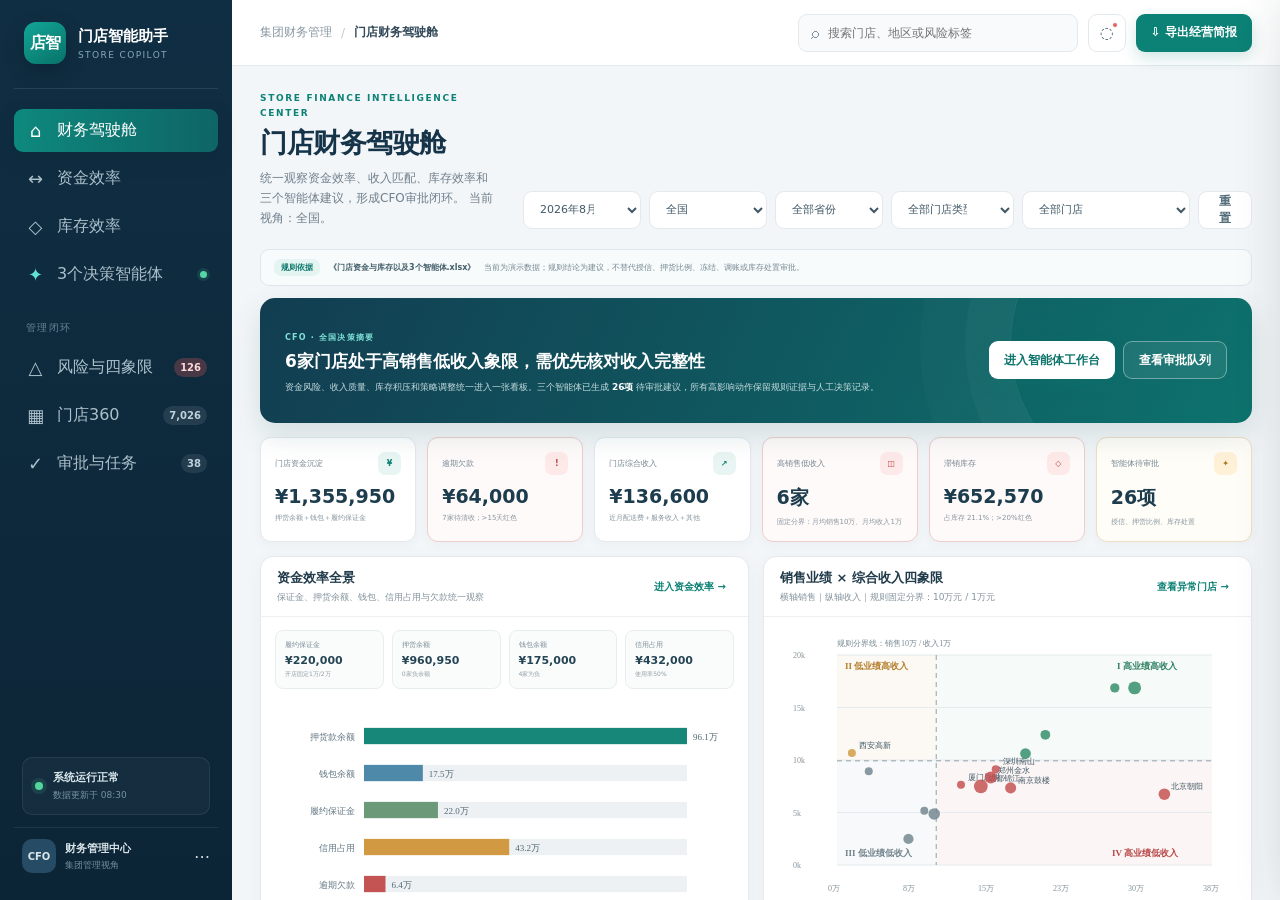
<file: index.html>
<!DOCTYPE html>
<html lang="zh-CN">
<head>
<meta charset="utf-8">
<meta name="viewport" content="width=device-width, initial-scale=1">
<title>Store Copilot — 门店财务决策智能体 Demo</title>
<meta http-equiv="refresh" content="0; url=./v1-converged/">
<style>
  body{margin:0;min-height:100vh;display:flex;align-items:center;justify-content:center;
       font-family:-apple-system,BlinkMacSystemFont,"PingFang SC","Segoe UI",sans-serif;
       background:#f6f7f9;color:#1f2328}
  .card{max-width:520px;width:calc(100% - 48px);padding:36px 40px;background:#fff;
        border:1px solid #e3e6ea;border-radius:14px}
  h1{margin:0 0 8px;font-size:19px;font-weight:600}
  p{margin:0 0 20px;font-size:13px;color:#656d76;line-height:1.7}
  a{display:block;padding:11px 14px;margin-bottom:8px;border:1px solid #d8dde3;
    border-radius:9px;text-decoration:none;color:#1f2328;font-size:13px}
  a:hover{border-color:#0969da;background:#f3f7fd}
  a b{font-weight:600}
  a span{color:#656d76;font-size:12px;display:block;margin-top:2px}
</style>
</head>
<body>
<div class="card">
  <h1>Store Copilot — 门店财务决策智能体</h1>
  <p>正在跳转到 v1 收敛版… 如果没跳转，点下面任意一个入口。</p>
  <a href="./v1-converged/"><b>v1 收敛版</b><span>3 个 P0 决策智能体：信誉额授信 / 押货比例 / 库存积压调优（推荐）</span></a>
  <a href="./v0.5-rules-demo/"><b>v0.5 规则验证 Demo</b><span>把授信 / 押货规则做成可交互规则引擎，业务方逐条验证</span></a>
  <a href="./v0-original-scope/"><b>v0 最初版</b><span>CFO 经营驾驶舱：大而全的原始诉求</span></a>
</div>
</body>
</html>
</file>
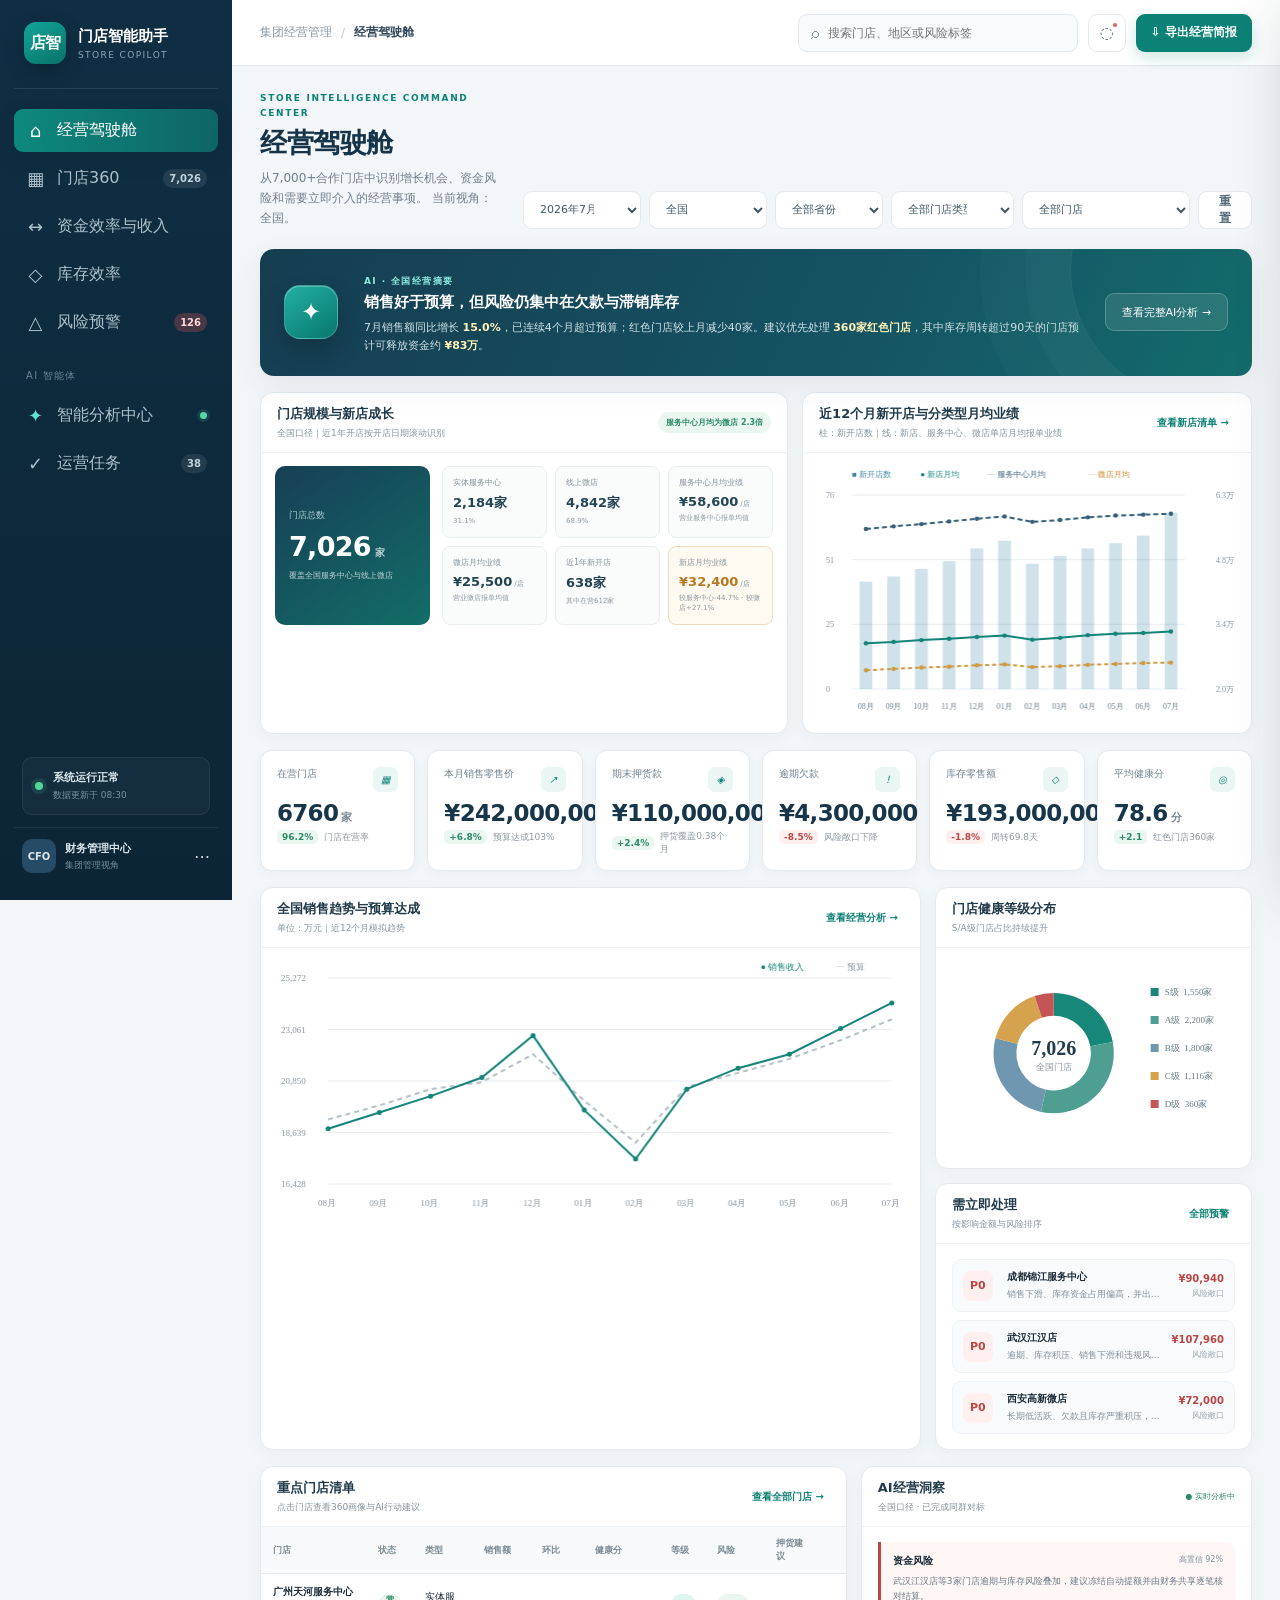
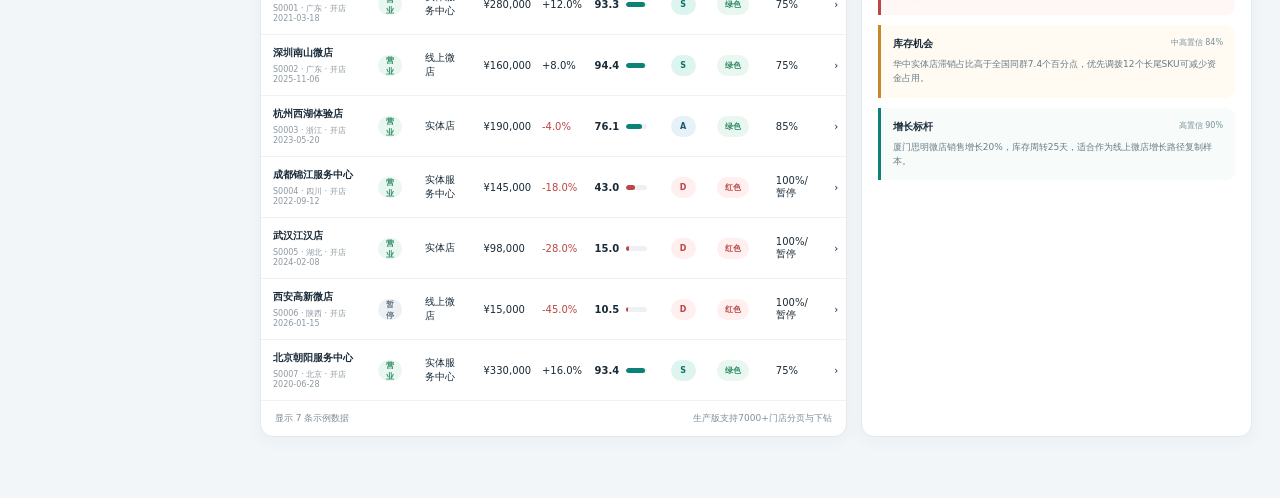
<file: v0-original-scope/index.html>
<!doctype html>
<html lang="zh-CN">
<head>
  <meta charset="UTF-8" />
  <meta name="viewport" content="width=device-width, initial-scale=1.0" />
  <title>门店智能助手 · CFO经营驾驶舱</title>
  <link rel="stylesheet" href="./styles.css" />
</head>
<body>
  <div class="app-shell">
    <aside class="sidebar">
      <div class="brand">
        <div class="brand-mark">店智</div>
        <div><strong>门店智能助手</strong><span>STORE COPILOT</span></div>
      </div>

      <nav class="nav-list" aria-label="主导航">
        <button class="nav-item active" data-view="dashboard"><span class="nav-icon">⌂</span><span>经营驾驶舱</span></button>
        <button class="nav-item" data-view="stores"><span class="nav-icon">▦</span><span>门店360</span><b class="nav-badge">7,026</b></button>
        <button class="nav-item" data-view="settlement"><span class="nav-icon">↔</span><span>资金效率与收入</span></button>
        <button class="nav-item" data-view="inventory"><span class="nav-icon">◇</span><span>库存效率</span></button>
        <button class="nav-item" data-view="alerts"><span class="nav-icon">△</span><span>风险预警</span><b class="nav-badge danger">126</b></button>
        <div class="nav-label">AI 智能体</div>
        <button class="nav-item" data-view="agents"><span class="nav-icon sparkle">✦</span><span>智能分析中心</span><i class="online-dot"></i></button>
        <button class="nav-item" data-view="tasks"><span class="nav-icon">✓</span><span>运营任务</span><b class="nav-badge">38</b></button>
      </nav>

      <div class="sidebar-bottom">
        <div class="system-health"><span class="pulse-dot"></span><div><strong>系统运行正常</strong><small>数据更新于 08:30</small></div></div>
        <button class="user-card"><span class="avatar">CFO</span><span><strong>财务管理中心</strong><small>集团管理视角</small></span><span>⋯</span></button>
      </div>
    </aside>

    <main class="main-stage">
      <header class="topbar">
        <div class="breadcrumb"><span>集团经营管理</span><b>/</b><strong id="viewTitle">经营驾驶舱</strong></div>
        <div class="top-actions">
          <label class="search-box"><span>⌕</span><input id="globalSearch" type="search" placeholder="搜索门店、地区或风险标签" /></label>
          <button class="icon-button" title="消息">◌<i></i></button>
          <button class="primary-button" id="exportBtn"><span>⇩</span> 导出经营简报</button>
        </div>
      </header>

      <div class="workspace">
        <section class="page-head">
          <div><p class="eyebrow">STORE INTELLIGENCE COMMAND CENTER</p><h1 id="pageHeading">门店经营驾驶舱</h1><p id="pageSubheading">从7,000+合作门店中识别增长机会、资金风险和需要立即介入的经营事项。</p></div>
          <div class="filter-row">
            <select id="periodFilter"><option>2026年7月</option><option>2026年6月</option><option>2026年Q2</option></select>
            <select id="regionFilter"><option value="all">全国</option><option value="华南">华南</option><option value="华东">华东</option><option value="华北">华北</option><option value="西南">西南</option><option value="华中">华中</option></select>
            <select id="provinceFilter"><option value="all">全部省份</option></select>
            <select id="typeFilter"><option value="all">全部门店类型</option><option value="实体服务中心">实体服务中心</option><option value="实体店">实体店</option><option value="线上微店">线上微店</option></select>
            <select id="storeFilter"><option value="all">全部门店</option></select>
            <button class="ghost-button" id="resetFilters">重置</button>
          </div>
        </section>

        <div id="viewContainer"></div>
      </div>
    </main>
  </div>

  <div class="drawer-backdrop" id="drawerBackdrop"></div>
  <aside class="store-drawer" id="storeDrawer" aria-hidden="true">
    <div class="drawer-head"><div><span class="drawer-kicker">STORE 360° PROFILE</span><h2 id="drawerStoreName">门店名称</h2><p id="drawerStoreMeta">门店信息</p></div><button id="closeDrawer" class="close-button">×</button></div>
    <div id="drawerContent"></div>
  </aside>

  <div class="toast" id="toast"><span>✓</span><div><strong>经营简报已生成</strong><small>演示原型未实际下载文件</small></div></div>
  <script src="./app.js"></script>
</body>
</html>
</file>
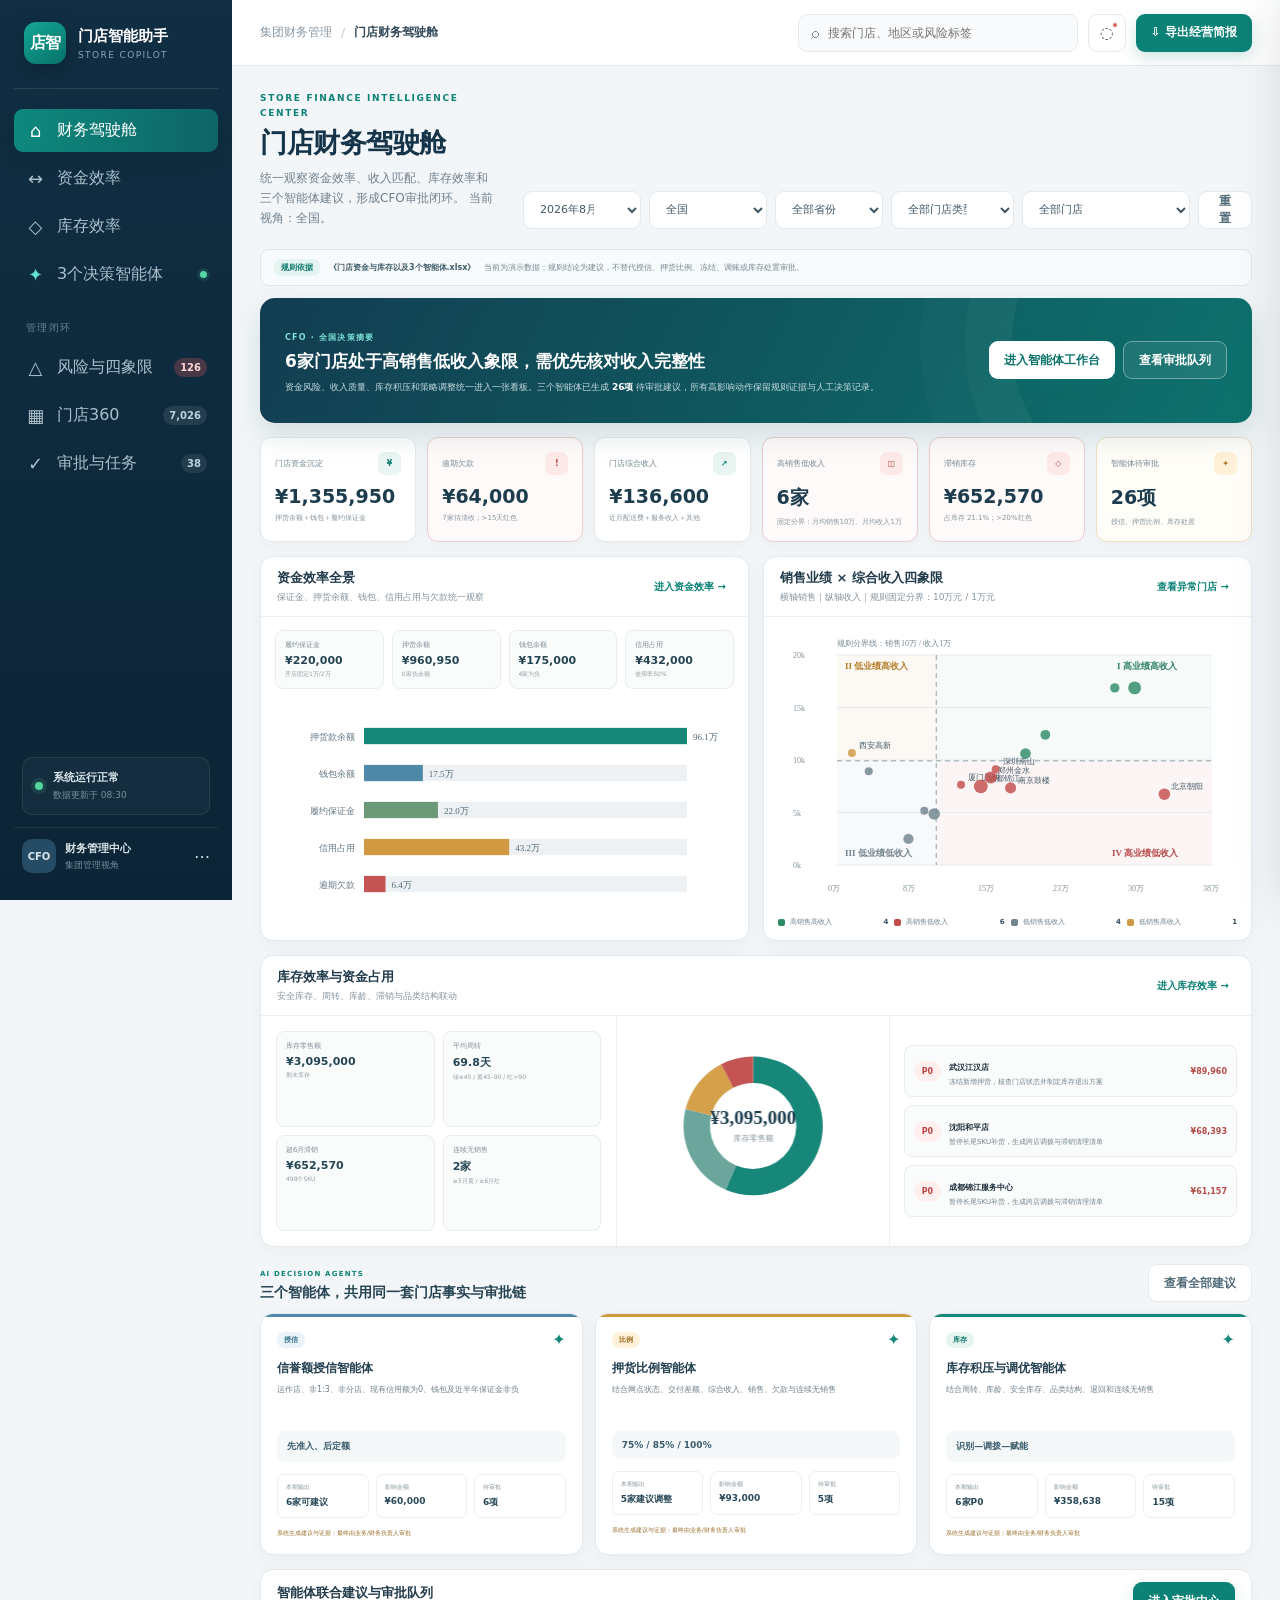
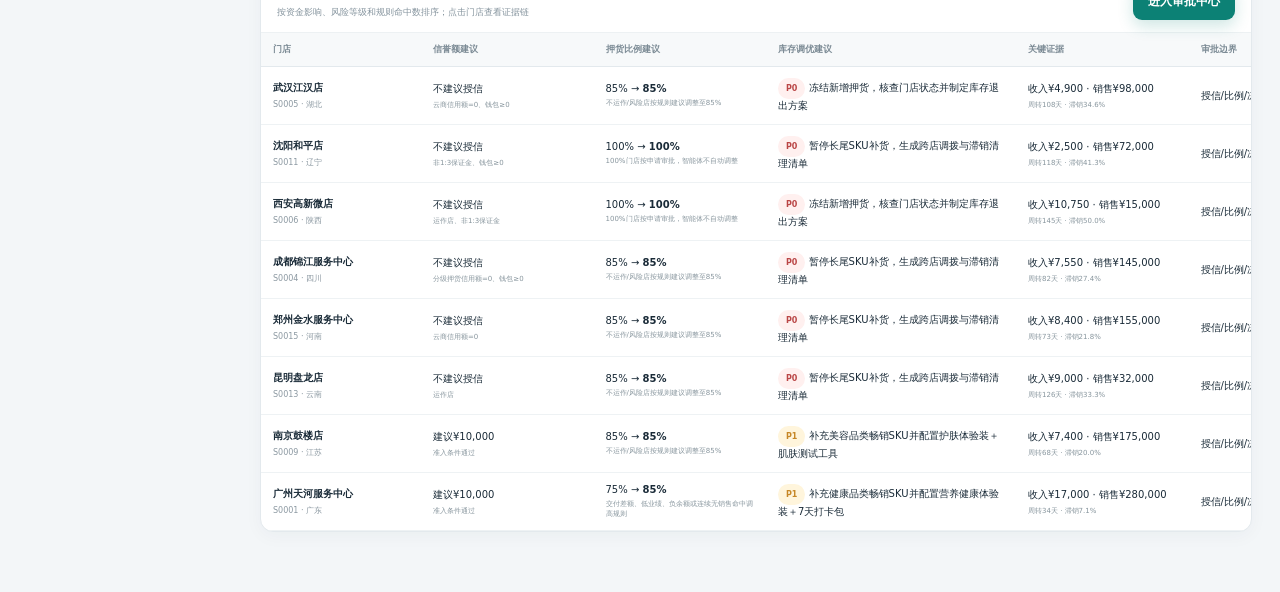
<file: v1-converged/index.html>
<!doctype html>
<html lang="zh-CN">
<head>
  <meta charset="UTF-8" />
  <meta name="viewport" content="width=device-width, initial-scale=1.0" />
  <title>门店智能助手 · CFO经营驾驶舱</title>
  <link rel="stylesheet" href="./styles.css" />
</head>
<body>
  <div class="app-shell">
    <aside class="sidebar">
      <div class="brand">
        <div class="brand-mark">店智</div>
        <div><strong>门店智能助手</strong><span>STORE COPILOT</span></div>
      </div>

      <nav class="nav-list" aria-label="主导航">
        <button class="nav-item active" data-view="dashboard"><span class="nav-icon">⌂</span><span>财务驾驶舱</span></button>
        <button class="nav-item" data-view="settlement"><span class="nav-icon">↔</span><span>资金效率</span></button>
        <button class="nav-item" data-view="inventory"><span class="nav-icon">◇</span><span>库存效率</span></button>
        <button class="nav-item" data-view="agents"><span class="nav-icon sparkle">✦</span><span>3个决策智能体</span><i class="online-dot"></i></button>
        <div class="nav-label">管理闭环</div>
        <button class="nav-item" data-view="alerts"><span class="nav-icon">△</span><span>风险与四象限</span><b class="nav-badge danger">126</b></button>
        <button class="nav-item" data-view="stores"><span class="nav-icon">▦</span><span>门店360</span><b class="nav-badge">7,026</b></button>
        <button class="nav-item" data-view="tasks"><span class="nav-icon">✓</span><span>审批与任务</span><b class="nav-badge">38</b></button>
      </nav>

      <div class="sidebar-bottom">
        <div class="system-health"><span class="pulse-dot"></span><div><strong>系统运行正常</strong><small>数据更新于 08:30</small></div></div>
        <button class="user-card"><span class="avatar">CFO</span><span><strong>财务管理中心</strong><small>集团管理视角</small></span><span>⋯</span></button>
      </div>
    </aside>

    <main class="main-stage">
      <header class="topbar">
        <div class="breadcrumb"><span>集团财务管理</span><b>/</b><strong id="viewTitle">财务驾驶舱</strong></div>
        <div class="top-actions">
          <label class="search-box"><span>⌕</span><input id="globalSearch" type="search" placeholder="搜索门店、地区或风险标签" /></label>
          <button class="icon-button" title="消息">◌<i></i></button>
          <button class="primary-button" id="exportBtn"><span>⇩</span> 导出经营简报</button>
        </div>
      </header>

      <div class="workspace">
        <section class="page-head">
          <div><p class="eyebrow">STORE FINANCE INTELLIGENCE CENTER</p><h1 id="pageHeading">门店财务驾驶舱</h1><p id="pageSubheading">统一观察资金、收入、库存与智能体建议，形成CFO审批闭环。</p></div>
          <div class="filter-row">
            <select id="periodFilter"><option>2026年8月</option><option>2026年7月</option><option>2026年Q2</option></select>
            <select id="regionFilter"><option value="all">全国</option><option value="华南">华南</option><option value="华东">华东</option><option value="华北">华北</option><option value="西南">西南</option><option value="华中">华中</option></select>
            <select id="provinceFilter"><option value="all">全部省份</option></select>
            <select id="typeFilter"><option value="all">全部门店类型</option><option value="实体服务中心">实体服务中心</option><option value="实体店">实体店</option><option value="线上微店">线上微店</option></select>
            <select id="storeFilter"><option value="all">全部门店</option></select>
            <button class="ghost-button" id="resetFilters">重置</button>
          </div>
        </section>

        <div id="viewContainer"></div>
      </div>
    </main>
  </div>

  <div class="drawer-backdrop" id="drawerBackdrop"></div>
  <aside class="store-drawer" id="storeDrawer" aria-hidden="true">
    <div class="drawer-head"><div><span class="drawer-kicker">STORE 360° PROFILE</span><h2 id="drawerStoreName">门店名称</h2><p id="drawerStoreMeta">门店信息</p></div><button id="closeDrawer" class="close-button">×</button></div>
    <div id="drawerContent"></div>
  </aside>

  <div class="toast" id="toast"><span>✓</span><div><strong>经营简报已生成</strong><small>演示原型未实际下载文件</small></div></div>
  <script src="./app.js"></script>
</body>
</html>
</file>
<file: v0-original-scope/styles.css>
:root {
  --navy: #102b3f;
  --navy-2: #173b53;
  --teal: #0c8175;
  --teal-dark: #08685f;
  --mint: #e9f6f3;
  --blue: #3978a8;
  --blue-soft: #eaf3fa;
  --amber: #c68726;
  --amber-soft: #fff5dc;
  --red: #ba4646;
  --red-soft: #fff0ef;
  --green: #2e8b67;
  --green-soft: #eaf7f0;
  --ink: #1a2b38;
  --muted: #6f7f8c;
  --line: #e3e9ed;
  --surface: #ffffff;
  --canvas: #f3f6f8;
  --shadow: 0 10px 30px rgba(31, 56, 73, .08);
}

* { box-sizing: border-box; }
html, body { margin: 0; min-height: 100%; background: var(--canvas); color: var(--ink); font-family: "Microsoft YaHei", "PingFang SC", system-ui, sans-serif; }
button, input, select { font: inherit; }
button { cursor: pointer; }

.app-shell { min-height: 100vh; display: grid; grid-template-columns: 232px minmax(0, 1fr); }
.sidebar { position: sticky; top: 0; height: 100vh; padding: 22px 14px 16px; display: flex; flex-direction: column; background: linear-gradient(180deg, #102e43 0%, #0c2536 100%); color: #fff; z-index: 20; }
.brand { display: flex; align-items: center; gap: 12px; padding: 0 10px 24px; border-bottom: 1px solid rgba(255,255,255,.1); }
.brand-mark { width: 42px; height: 42px; display: grid; place-items: center; border-radius: 12px; color: #fff; font-weight: 800; letter-spacing: -1px; background: linear-gradient(145deg, #12a697, #087268); box-shadow: 0 7px 20px rgba(0,0,0,.22); }
.brand strong, .brand span { display: block; }
.brand strong { font-size: 15px; }
.brand span { margin-top: 4px; font-size: 9px; letter-spacing: 1.4px; color: #88a9ba; }
.nav-list { display: flex; flex-direction: column; gap: 5px; margin-top: 20px; }
.nav-item { position: relative; width: 100%; height: 43px; display: flex; align-items: center; gap: 11px; border: 0; border-radius: 9px; padding: 0 11px; color: #acc0cb; background: transparent; text-align: left; transition: .18s ease; }
.nav-item:hover { background: rgba(255,255,255,.06); color: #fff; transform: translateX(2px); }
.nav-item.active { color: #fff; background: linear-gradient(90deg, rgba(14,142,129,.95), rgba(14,142,129,.58)); box-shadow: 0 8px 18px rgba(3, 38, 46, .25); }
.nav-icon { width: 21px; font-size: 18px; text-align: center; line-height: 1; }
.sparkle { color: #63e0d4; }
.nav-badge { margin-left: auto; min-width: 24px; height: 19px; padding: 0 6px; display: grid; place-items: center; border-radius: 10px; font-size: 10px; color: #bdd2dc; background: rgba(255,255,255,.09); }
.nav-badge.danger { color: #ffd9d7; background: rgba(223,92,92,.28); }
.online-dot { margin-left: auto; width: 7px; height: 7px; border-radius: 50%; background: #55d6a5; box-shadow: 0 0 0 3px rgba(85,214,165,.13); }
.nav-label { padding: 20px 12px 6px; color: #648798; font-size: 10px; letter-spacing: 1.3px; }
.sidebar-bottom { margin-top: auto; }
.system-health { margin: 0 8px 12px; padding: 12px; display: flex; align-items: center; gap: 10px; border: 1px solid rgba(255,255,255,.08); border-radius: 10px; background: rgba(255,255,255,.035); }
.system-health strong, .system-health small { display: block; }
.system-health strong { font-size: 11px; color: #dbe8ed; }
.system-health small { margin-top: 4px; font-size: 9px; color: #7694a3; }
.pulse-dot { width: 8px; height: 8px; border-radius: 50%; background: #53d69d; box-shadow: 0 0 0 4px rgba(83,214,157,.12); }
.user-card { width: 100%; display: flex; align-items: center; gap: 9px; padding: 11px 8px; color: #d9e4e9; background: transparent; border: 0; border-top: 1px solid rgba(255,255,255,.08); text-align: left; }
.user-card > span:nth-child(2) { flex: 1; }
.user-card strong, .user-card small { display: block; }
.user-card strong { font-size: 11px; }
.user-card small { margin-top: 3px; color: #718f9f; font-size: 9px; }
.avatar { width: 34px; height: 34px; display: grid; place-items: center; border-radius: 10px; background: #254c64; font-weight: 700; font-size: 10px; }

.main-stage { min-width: 0; }
.topbar { height: 66px; display: flex; align-items: center; justify-content: space-between; padding: 0 28px; background: rgba(255,255,255,.96); border-bottom: 1px solid var(--line); position: sticky; top: 0; z-index: 15; backdrop-filter: blur(12px); }
.breadcrumb { display: flex; gap: 9px; align-items: center; font-size: 12px; color: #8a98a3; }
.breadcrumb b { font-weight: 400; color: #c1cbd2; }
.breadcrumb strong { color: #314858; }
.top-actions { display: flex; align-items: center; gap: 10px; }
.search-box { width: 280px; height: 38px; display: flex; align-items: center; gap: 7px; padding: 0 12px; border-radius: 9px; border: 1px solid var(--line); background: #f8fafb; color: #80909b; }
.search-box input { min-width: 0; flex: 1; border: 0; outline: 0; background: transparent; color: var(--ink); font-size: 12px; }
.icon-button { position: relative; width: 38px; height: 38px; border: 1px solid var(--line); border-radius: 9px; background: #fff; color: #546875; }
.icon-button i { position: absolute; width: 6px; height: 6px; border-radius: 50%; background: #de6464; right: 7px; top: 7px; border: 1px solid #fff; }
.primary-button, .ghost-button { height: 38px; border-radius: 9px; padding: 0 15px; border: 0; font-size: 12px; font-weight: 700; }
.primary-button { color: #fff; background: var(--teal); box-shadow: 0 6px 16px rgba(12,129,117,.2); }
.primary-button:hover { background: var(--teal-dark); }
.ghost-button { color: #526b79; background: #fff; border: 1px solid var(--line); }

.workspace { padding: 25px 28px 45px; max-width: 1680px; margin: 0 auto; }
.page-head { display: flex; align-items: flex-end; justify-content: space-between; gap: 24px; margin-bottom: 20px; }
.page-head h1 { margin: 3px 0 7px; font-family: Georgia, "STSong", serif; letter-spacing: -.5px; font-size: 27px; font-weight: 700; color: #163449; }
.page-head p { margin: 0; color: var(--muted); font-size: 12px; line-height: 1.7; }
.page-head .eyebrow { font-size: 9px; font-weight: 800; color: var(--teal); letter-spacing: 1.65px; }
.filter-row { display: flex; gap: 8px; }
.filter-row select { height: 38px; min-width: 118px; padding: 0 30px 0 12px; border-radius: 9px; border: 1px solid var(--line); color: #405866; background: #fff; outline: 0; font-size: 11px; }
#provinceFilter { min-width: 108px; }
#storeFilter { min-width: 168px; max-width: 210px; }

.ai-brief { position: relative; overflow: hidden; min-height: 106px; display: grid; grid-template-columns: 62px minmax(0,1fr) auto; align-items: center; gap: 18px; padding: 20px 24px; margin-bottom: 16px; border-radius: 14px; background: linear-gradient(115deg, #153d50 0%, #155363 60%, #11786e 120%); color: #fff; box-shadow: var(--shadow); }
.ai-brief::after { content: ""; position: absolute; width: 260px; height: 260px; border: 1px solid rgba(255,255,255,.08); border-radius: 50%; right: -80px; top: -110px; box-shadow: 0 0 0 45px rgba(255,255,255,.025), 0 0 0 90px rgba(255,255,255,.018); }
.ai-orb { width: 54px; height: 54px; display: grid; place-items: center; border-radius: 16px; font-size: 24px; background: linear-gradient(145deg, #23b1a3, #08766d); border: 1px solid rgba(255,255,255,.2); box-shadow: inset 0 1px rgba(255,255,255,.25), 0 12px 25px rgba(0,0,0,.18); }
.ai-copy { position: relative; z-index: 1; }
.ai-copy span { font-size: 9px; color: #8ee7dc; letter-spacing: 1.4px; font-weight: 800; }
.ai-copy h3 { margin: 5px 0 7px; font-size: 15px; }
.ai-copy p { margin: 0; max-width: 920px; font-size: 11px; line-height: 1.7; color: #cfe1e5; }
.ai-copy p b { color: #fff3b7; }
.ai-brief button { position: relative; z-index: 1; height: 38px; padding: 0 16px; border: 1px solid rgba(255,255,255,.22); border-radius: 9px; color: #fff; background: rgba(255,255,255,.1); font-size: 11px; }

.network-section { display:grid; grid-template-columns:minmax(0,1.08fr) minmax(420px,.92fr); gap:14px; margin-bottom:16px; }
.network-body { display:grid; grid-template-columns:155px minmax(0,1fr); gap:12px; padding:13px 14px 15px; }
.network-total { display:flex; flex-direction:column; justify-content:center; padding:14px; border-radius:10px; color:#fff; background:linear-gradient(145deg,#173f55,#126d68); }
.network-total span { color:#acd0d4; font-size:9px; }
.network-total strong { display:block; margin-top:9px; font-size:27px; letter-spacing:-.7px; }
.network-total strong small { margin-left:4px; font-size:10px; font-weight:600; opacity:.7; }
.network-total p { margin:8px 0 0; color:#bcd2d7; font-size:8px; line-height:1.5; }
.network-metrics { display:grid; grid-template-columns:repeat(3,1fr); gap:8px; }
.network-metrics article { min-height:70px; padding:10px; border:1px solid #e8edef; border-radius:8px; background:#fafcfc; }
.network-metrics span,.network-metrics strong,.network-metrics small { display:block; }
.network-metrics span { color:#82919a; font-size:8px; }
.network-metrics strong { margin-top:6px; color:#244454; font-size:13px; }
.network-metrics strong em { margin-left:2px; color:#829099; font-size:7px; font-style:normal; font-weight:500; }
.network-metrics small { margin-top:5px; color:#8c989f; font-size:7px; line-height:1.4; }
.network-metrics .compare.below { border-color:#f0d9bc; background:#fffaf1; }
.network-metrics .compare.below strong { color:#b77822; }
.network-metrics .compare.above { border-color:#d5e9df; background:#f3faf6; }
.network-metrics .compare.above strong { color:var(--green); }
.network-chart-wrap { height:245px; }

.kpi-grid { display: grid; grid-template-columns: repeat(6, minmax(0, 1fr)); gap: 12px; margin-bottom: 16px; }
.kpi-card { position: relative; min-height: 112px; padding: 16px 16px 14px; border-radius: 12px; border: 1px solid var(--line); background: var(--surface); box-shadow: 0 3px 12px rgba(30,56,73,.035); transition: .18s ease; }
.kpi-card:hover { transform: translateY(-2px); box-shadow: var(--shadow); }
.kpi-top { display: flex; justify-content: space-between; gap: 10px; color: #70818d; font-size: 10px; }
.kpi-icon { width: 25px; height: 25px; display: grid; place-items: center; border-radius: 7px; color: var(--teal); background: var(--mint); }
.kpi-value { margin: 10px 0 5px; font-size: 23px; line-height: 1; font-weight: 750; letter-spacing: -.7px; color: #18364a; }
.kpi-value small { font-size: 11px; margin-left: 3px; font-weight: 600; color: #768792; }
.kpi-foot { display: flex; align-items: center; gap: 6px; color: #8a98a1; font-size: 9px; }
.delta { padding: 2px 5px; border-radius: 5px; color: var(--green); background: var(--green-soft); font-weight: 700; }
.delta.down { color: var(--red); background: var(--red-soft); }

.dashboard-grid { display: grid; grid-template-columns: minmax(0, 1.5fr) minmax(310px, .72fr); gap: 14px; margin-bottom: 16px; }
.stack { display: grid; gap: 14px; }
.panel { border: 1px solid var(--line); border-radius: 13px; background: #fff; box-shadow: 0 4px 18px rgba(34,58,72,.04); overflow: hidden; }
.panel-head { min-height: 53px; display: flex; align-items: center; justify-content: space-between; gap: 15px; padding: 12px 16px; border-bottom: 1px solid #edf1f3; }
.panel-title h3 { margin: 0; font-size: 13px; color: #213b4b; }
.panel-title p { margin: 4px 0 0; color: #84939d; font-size: 9px; }
.panel-link { color: var(--teal); font-size: 10px; font-weight: 700; border: 0; background: transparent; }
.chart-wrap { position: relative; height: 280px; padding: 12px 15px 14px; }
.chart-wrap.compact { height: 220px; }
canvas { width: 100%; height: 100%; display: block; }
.panel-body { padding: 15px 16px; }

.risk-list { display: grid; gap: 8px; }
.risk-row { display: grid; grid-template-columns: 34px minmax(0,1fr) auto; gap: 10px; align-items: center; padding: 10px; border-radius: 9px; background: #f8fafb; border: 1px solid #eef2f4; cursor: pointer; }
.risk-row:hover { border-color: #ccdce2; background: #fff; }
.risk-level { width: 30px; height: 30px; display: grid; place-items: center; border-radius: 8px; font-size: 11px; font-weight: 800; color: var(--red); background: var(--red-soft); }
.risk-row.warning .risk-level { color: var(--amber); background: var(--amber-soft); }
.risk-row strong, .risk-row small { display: block; }
.risk-row strong { font-size: 10px; }
.risk-row small { margin-top: 4px; color: #82909a; font-size: 9px; white-space: nowrap; overflow: hidden; text-overflow: ellipsis; }
.risk-amount { text-align: right; }
.risk-amount b, .risk-amount span { display: block; }
.risk-amount b { font-size: 10px; color: var(--red); }
.risk-amount span { margin-top: 4px; font-size: 8px; color: #9aa6ad; }

.two-col { display: grid; grid-template-columns: minmax(0, 1.2fr) minmax(330px, .8fr); gap: 14px; margin-bottom: 16px; }
.insight-list { display: grid; gap: 10px; }
.insight-card { padding: 12px; border-left: 3px solid var(--teal); border-radius: 0 9px 9px 0; background: #f7fbfa; }
.insight-card.warning { border-left-color: var(--amber); background: #fffbf2; }
.insight-card.danger { border-left-color: var(--red); background: #fff7f6; }
.insight-top { display: flex; justify-content: space-between; gap: 10px; }
.insight-card h4 { margin: 0; font-size: 10px; }
.insight-card p { margin: 6px 0 0; color: #697b87; font-size: 9px; line-height: 1.6; }
.confidence { color: #77909a; font-size: 8px; }

.data-table { width: 100%; border-collapse: collapse; table-layout: fixed; }
.data-table th { padding: 10px 12px; color: #7c8b95; background: #f7f9fa; border-bottom: 1px solid var(--line); font-size: 9px; font-weight: 700; text-align: left; }
.data-table td { padding: 11px 12px; border-bottom: 1px solid #eef2f4; font-size: 10px; vertical-align: middle; }
.data-table tbody tr { cursor: pointer; }
.data-table tbody tr:hover { background: #f8fbfc; }
.store-name strong, .store-name small { display: block; }
.store-name small { margin-top: 4px; color: #8b98a1; font-size: 8px; }
.status-pill, .tier-pill, .risk-pill { display: inline-flex; align-items: center; justify-content: center; height: 21px; padding: 0 8px; border-radius: 11px; font-size: 8px; font-weight: 800; }
.status-pill { color: var(--green); background: var(--green-soft); }
.status-pill.paused { color: #697985; background: #edf1f3; }
.tier-pill { min-width: 25px; color: #20576e; background: #e6f2f7; }
.tier-pill.S { color: #0b7268; background: #def4ef; }
.tier-pill.D { color: var(--red); background: var(--red-soft); }
.risk-pill.green { color: var(--green); background: var(--green-soft); }
.risk-pill.yellow { color: var(--amber); background: var(--amber-soft); }
.risk-pill.red { color: var(--red); background: var(--red-soft); }
.score-cell { display: flex; align-items: center; gap: 7px; }
.score-bar { width: 43px; height: 5px; border-radius: 3px; overflow: hidden; background: #edf1f3; }
.score-bar i { display: block; height: 100%; border-radius: 3px; background: var(--teal); }
.score-bar.danger i { background: var(--red); }
.money.negative { color: var(--red); }
.table-footer { display: flex; align-items: center; justify-content: space-between; padding: 11px 14px; color: #7e8e98; font-size: 9px; }

.metric-strip { display: grid; grid-template-columns: repeat(4, 1fr); gap: 12px; margin-bottom: 15px; }
.metric-block { padding: 15px; border-radius: 12px; color: #fff; background: linear-gradient(135deg, #20475d, #15384d); }
.metric-block.teal { background: linear-gradient(135deg, #159287, #087269); }
.metric-block.amber { background: linear-gradient(135deg, #d09a45, #aa6f17); }
.metric-block.red { background: linear-gradient(135deg, #c85c58, #9e3a3a); }
.metric-block span { font-size: 9px; opacity: .76; }
.metric-block strong { display: block; margin-top: 8px; font-size: 21px; }
.metric-block small { display: block; margin-top: 6px; font-size: 8px; opacity: .7; }

.preference-banner { min-height: 86px; display: grid; grid-template-columns: 44px minmax(0,1fr) auto; align-items: center; gap: 15px; margin-bottom: 15px; padding: 15px 18px; border: 1px solid #d8ebe7; border-radius: 13px; background: linear-gradient(100deg, #edf8f6, #f8fbfa); }
.preference-icon { width: 42px; height: 42px; display: grid; place-items: center; border-radius: 12px; color: #fff; font-size: 19px; background: linear-gradient(145deg, #1ba497, #08746b); box-shadow: 0 8px 18px rgba(12,129,117,.18); }
.preference-banner span { color: var(--teal); font-size: 8px; font-weight: 800; letter-spacing: 1.1px; }
.preference-banner h3 { margin: 3px 0 5px; font-size: 13px; color: #1d4655; }
.preference-banner p { margin: 0; color: #687d87; font-size: 9px; line-height: 1.65; }
.category-legend { display: flex; gap: 12px; color: #758690; font-size: 8px; white-space: nowrap; }
.category-legend span { display: flex; align-items: center; gap: 5px; }
.category-legend i { width: 8px; height: 8px; border-radius: 2px; }
.sales-dot { background: var(--teal); }
.stock-dot { background: #cbd5da; }
.empower-grid { display: grid; grid-template-columns: repeat(2, 1fr); gap: 8px; }
.empower-card { min-height: 95px; padding: 11px; border: 1px solid #e7ecef; border-radius: 9px; background: #fafcfc; }
.empower-head { display: flex; align-items: center; gap: 7px; margin-bottom: 7px; }
.empower-head i { width: 8px; height: 8px; border-radius: 50%; }
.empower-head strong { flex: 1; font-size: 9px; }
.empower-head span { padding: 2px 5px; border-radius: 7px; color: #71848e; background: #edf2f4; font-size: 7px; }
.empower-card p { margin: 4px 0 0; color: #6c7e88; font-size: 8px; line-height: 1.5; }
.empower-card p b { color: #405c69; }
.preference-panel { margin-bottom: 15px; }
.preference-table th, .preference-table td { padding-left: 9px; padding-right: 9px; }
.category-chip { display: inline-flex; align-items: center; min-height: 21px; padding: 0 8px 0 7px; border-radius: 11px; color: var(--chip); background: color-mix(in srgb, var(--chip) 10%, white); font-size: 8px; font-weight: 800; white-space: nowrap; }
.category-chip::before { content:""; width: 6px; height: 6px; margin-right: 5px; border-radius: 50%; background: var(--chip); }
.mix-meter { width: 100%; height: 7px; display: flex; overflow: hidden; border-radius: 4px; background: #edf1f3; }
.mix-meter i { height: 100%; display: block; }
.mix-meter.muted { opacity: .68; }
.mix-caption { display: block; margin-top: 5px; color: #84939c; font-size: 7px; white-space: nowrap; }
.match-score { color: var(--green); }
.match-score.warning { color: var(--amber); }
.recommend-cell { color: #5f737e; font-size: 8px !important; line-height: 1.6; }

.table-scroll { width: 100%; overflow-x: auto; }
.fund-overview-grid { display: grid; grid-template-columns: repeat(5, 1fr); gap: 11px; margin-bottom: 15px; }
.fund-card { position: relative; overflow: hidden; min-height: 91px; padding: 14px; border: 1px solid var(--line); border-radius: 11px; background: #fff; }
.fund-card::before { content:""; position:absolute; left:0; top:0; bottom:0; width:3px; background:#4e89a9; }
.fund-card.guarantee::before { background:#6a9877; }
.fund-card.credit::before { background:#d09a43; }
.fund-card.position::before { background:#14877a; }
.fund-card.risk::before { background:#c14f4f; }
.fund-card span, .fund-card strong, .fund-card small { display:block; }
.fund-card span { color:#7d8c95; font-size:8px; }
.fund-card strong { margin-top:8px; color:#203d4e; font-size:18px; }
.fund-card small { margin-top:6px; color:#8b989f; font-size:7px; }
.fund-table { min-width: 820px; }
.cell-note { display:block; margin-top:4px; color:#87959d; font-size:7px; }
.income-panel { margin-bottom:15px; }
.income-summary { display:grid; grid-template-columns:repeat(4,1fr); gap:10px; padding:14px 15px; border-bottom:1px solid #edf1f3; background:#fbfcfd; }
.income-card { display:flex; align-items:center; gap:10px; padding:11px; border:1px solid #e8edef; border-radius:9px; background:#fff; }
.income-card > i { width:8px; height:40px; border-radius:4px; }
.income-card span, .income-card strong, .income-card small { display:block; }
.income-card span { color:#7d8c95; font-size:8px; }
.income-card strong { margin-top:4px; color:#264354; font-size:14px; }
.income-card small { margin-top:4px; color:#8a979f; font-size:7px; }
.income-table { min-width: 1040px; }

.quadrant-intro { display:flex; align-items:center; justify-content:space-between; gap:22px; margin-bottom:15px; padding:15px 18px; border:1px solid #dce7eb; border-radius:12px; background:linear-gradient(105deg,#f6fafb,#fff); }
.quadrant-intro > div:first-child { max-width:680px; }
.quadrant-intro span { color:var(--teal); font-size:8px; font-weight:800; letter-spacing:1px; }
.quadrant-intro h3 { margin:4px 0 5px; font-size:14px; color:#203f50; }
.quadrant-intro p { margin:0; color:#6f818c; font-size:8px; line-height:1.6; }
.quadrant-legend { display:grid; grid-template-columns:repeat(2,auto); gap:8px 16px; }
.quadrant-legend span { display:flex; align-items:center; gap:6px; color:#637783; font-size:8px; font-weight:500; letter-spacing:0; }
.quadrant-legend i { width:8px; height:8px; border-radius:2px; }
.quadrant-legend .q1 { background:#2e8b67; }.quadrant-legend .q2 { background:#d09a43; }.quadrant-legend .q3 { background:#71858f; }.quadrant-legend .q4 { background:#c34d4d; }
.quadrant-layout { grid-template-columns:minmax(0,1.5fr) minmax(330px,.5fr); }
.quadrant-wrap { height:360px; }
.quadrant-guide { display:grid; gap:8px; }
.quadrant-card { padding:10px 11px; border-left:3px solid #6f8792; border-radius:0 8px 8px 0; background:#f8fafb; }
.quadrant-card b { font-size:9px; color:#334e5d; }
.quadrant-card p { margin:5px 0; color:#6f818b; font-size:8px; line-height:1.55; }
.quadrant-card span { font-size:7px; color:#87959d; }
.quadrant-card.q-highlow { border-left-color:#c34d4d; background:#fff6f5; }.quadrant-card.q-lowhigh { border-left-color:#d09a43; background:#fffaf0; }.quadrant-card.q-highhigh { border-left-color:#2e8b67; background:#f3faf6; }
.quadrant-risk-table { margin-bottom:15px; }
.quadrant-table { min-width:1220px; }

.agent-grid { display: grid; grid-template-columns: repeat(3, minmax(0, 1fr)); gap: 13px; margin-bottom: 16px; }
.agent-card { padding: 17px; border: 1px solid var(--line); border-radius: 13px; background: #fff; box-shadow: 0 4px 16px rgba(31,56,73,.04); }
.agent-head { display: flex; align-items: center; gap: 11px; }
.agent-avatar { width: 39px; height: 39px; display: grid; place-items: center; border-radius: 11px; color: #fff; background: linear-gradient(145deg, #267e91, #12506a); }
.agent-head > div:nth-child(2) { flex: 1; }
.agent-head strong, .agent-head small { display: block; }
.agent-head strong { font-size: 11px; }
.agent-head small { margin-top: 4px; color: #84949e; font-size: 8px; }
.agent-status { color: var(--green); font-size: 8px; }
.agent-desc { margin: 13px 0; min-height: 38px; color: #687b87; font-size: 9px; line-height: 1.65; }
.agent-stats { display: grid; grid-template-columns: repeat(3, 1fr); gap: 8px; padding-top: 11px; border-top: 1px solid #edf1f3; }
.agent-stats span, .agent-stats b { display: block; }
.agent-stats span { color: #88969e; font-size: 8px; }
.agent-stats b { margin-top: 4px; font-size: 11px; }

.progress-list { display: grid; gap: 14px; }
.progress-item { display: grid; grid-template-columns: 135px minmax(0,1fr) 48px; align-items: center; gap: 12px; font-size: 9px; }
.progress-track { height: 7px; border-radius: 4px; background: #edf1f3; overflow: hidden; }
.progress-track i { display: block; height: 100%; border-radius: 4px; background: linear-gradient(90deg, #178c80, #48b5a7); }

.drawer-backdrop { position: fixed; inset: 0; background: rgba(9,28,39,.28); backdrop-filter: blur(2px); opacity: 0; pointer-events: none; transition: .22s; z-index: 50; }
.drawer-backdrop.open { opacity: 1; pointer-events: auto; }
.store-drawer { position: fixed; right: 0; top: 0; width: min(520px, 92vw); height: 100vh; padding: 22px 22px 36px; background: #f7f9fa; box-shadow: -18px 0 50px rgba(20,40,53,.18); transform: translateX(105%); transition: .25s ease; z-index: 60; overflow-y: auto; }
.store-drawer.open { transform: translateX(0); }
.drawer-head { display: flex; justify-content: space-between; gap: 20px; padding-bottom: 17px; border-bottom: 1px solid var(--line); }
.drawer-head h2 { margin: 5px 0 4px; font-size: 20px; }
.drawer-head p { margin: 0; color: #778994; font-size: 10px; }
.drawer-kicker { color: var(--teal); font-size: 8px; letter-spacing: 1.3px; font-weight: 800; }
.close-button { width: 34px; height: 34px; border: 1px solid var(--line); border-radius: 9px; background: #fff; color: #607581; font-size: 20px; }
.drawer-score { margin: 17px 0; display: grid; grid-template-columns: 120px 1fr; gap: 15px; }
.score-ring { position: relative; width: 118px; height: 118px; display: grid; place-items: center; border-radius: 50%; background: conic-gradient(var(--teal) calc(var(--score) * 1%), #e6ecef 0); }
.score-ring::before { content:""; position:absolute; width:88px; height:88px; border-radius:50%; background:#fff; }
.score-ring div { position: relative; text-align: center; }
.score-ring strong, .score-ring span { display: block; }
.score-ring strong { font-size: 25px; color: #193a4c; }
.score-ring span { color: #83939c; font-size: 8px; }
.score-summary { display: flex; flex-direction: column; justify-content: center; gap: 8px; }
.score-summary h3 { margin: 0; font-size: 13px; }
.score-summary p { margin: 0; color: #6f818c; font-size: 9px; line-height: 1.6; }
.mini-metrics { display: grid; grid-template-columns: repeat(3, 1fr); gap: 8px; margin-bottom: 15px; }
.mini-metric { padding: 11px; border: 1px solid var(--line); border-radius: 9px; background: #fff; }
.mini-metric span, .mini-metric strong { display: block; }
.mini-metric span { color: #87949d; font-size: 8px; }
.mini-metric strong { margin-top: 6px; font-size: 12px; }
.drawer-section { margin-top: 14px; padding: 14px; border: 1px solid var(--line); border-radius: 11px; background: #fff; }
.drawer-section h3 { margin: 0 0 11px; font-size: 11px; }
.evidence-list { display: grid; gap: 8px; }
.evidence { display: flex; justify-content: space-between; gap: 12px; padding-bottom: 7px; border-bottom: 1px dashed #e7ecef; font-size: 9px; }
.evidence:last-child { padding: 0; border: 0; }
.evidence span { color: #738590; }
.evidence b.bad { color: var(--red); }
.recommend-box { padding: 12px; border-radius: 9px; background: linear-gradient(135deg, #edf8f6, #f7fbfa); border: 1px solid #d7ede9; }
.recommend-box p { margin: 0; color: #506c77; font-size: 9px; line-height: 1.7; }
.action-row { display: flex; gap: 8px; margin-top: 12px; }
.action-row button { flex: 1; height: 35px; border-radius: 8px; font-size: 9px; font-weight: 700; }
.action-row .approve { color: #fff; background: var(--teal); border: 0; }
.action-row .secondary { color: #536b78; background: #fff; border: 1px solid var(--line); }

.empty-state { padding: 55px 20px; text-align: center; color: #81919a; }
.empty-state b { display: block; margin-bottom: 8px; color: #455d6a; }
.toast { position: fixed; right: 25px; bottom: 25px; display: flex; align-items: center; gap: 11px; padding: 13px 16px; border-radius: 11px; color: #fff; background: #173d50; box-shadow: 0 12px 34px rgba(20,42,55,.25); transform: translateY(120px); opacity: 0; transition: .25s; z-index: 100; }
.toast.show { transform: translateY(0); opacity: 1; }
.toast > span { width: 27px; height: 27px; display: grid; place-items: center; border-radius: 8px; background: var(--teal); }
.toast strong, .toast small { display: block; }
.toast strong { font-size: 10px; }
.toast small { margin-top: 3px; color: #a9bec8; font-size: 8px; }

@media (max-width: 1200px) {
  .app-shell { grid-template-columns: 76px minmax(0, 1fr); }
  .brand > div:last-child, .nav-item > span:nth-child(2), .nav-badge, .nav-label, .sidebar-bottom { display: none; }
  .brand { justify-content: center; padding-inline: 0; }
  .nav-item { justify-content: center; }
  .kpi-grid { grid-template-columns: repeat(3, 1fr); }
  .network-section { grid-template-columns:1fr; }
}
@media (max-width: 850px) {
  .app-shell { display: block; }
  .sidebar { display: none; }
  .topbar { padding: 0 15px; }
  .search-box { display: none; }
  .workspace { padding: 18px 14px 35px; }
  .page-head { align-items: flex-start; flex-direction: column; }
  .filter-row { width: 100%; flex-wrap: wrap; }
  .filter-row select { flex: 1; }
  .ai-brief { grid-template-columns: 48px 1fr; }
  .ai-brief button { display: none; }
  .kpi-grid { grid-template-columns: repeat(2, 1fr); }
  .network-body { grid-template-columns:1fr; }
  .network-metrics { grid-template-columns:repeat(2,1fr); }
  .dashboard-grid, .two-col { grid-template-columns: 1fr; }
  .metric-strip, .agent-grid { grid-template-columns: repeat(2, 1fr); }
  .preference-banner { grid-template-columns: 42px 1fr; }
  .preference-banner button { display: none; }
  .empower-grid { grid-template-columns: 1fr; }
  .fund-overview-grid { grid-template-columns: repeat(2,1fr); }
  .income-summary { grid-template-columns: repeat(2,1fr); }
  .quadrant-intro { align-items:flex-start; flex-direction:column; }
  .quadrant-legend { grid-template-columns:1fr; }
}
</file>
<file: v1-converged/styles.css>
:root {
  --navy: #102b3f;
  --navy-2: #173b53;
  --teal: #0c8175;
  --teal-dark: #08685f;
  --mint: #e9f6f3;
  --blue: #3978a8;
  --blue-soft: #eaf3fa;
  --amber: #c68726;
  --amber-soft: #fff5dc;
  --red: #ba4646;
  --red-soft: #fff0ef;
  --green: #2e8b67;
  --green-soft: #eaf7f0;
  --ink: #1a2b38;
  --muted: #6f7f8c;
  --line: #e3e9ed;
  --surface: #ffffff;
  --canvas: #f3f6f8;
  --shadow: 0 10px 30px rgba(31, 56, 73, .08);
}

* { box-sizing: border-box; }
html, body { margin: 0; min-height: 100%; background: var(--canvas); color: var(--ink); font-family: "Microsoft YaHei", "PingFang SC", system-ui, sans-serif; }
button, input, select { font: inherit; }
button { cursor: pointer; }

.app-shell { min-height: 100vh; display: grid; grid-template-columns: 232px minmax(0, 1fr); }
.sidebar { position: sticky; top: 0; height: 100vh; padding: 22px 14px 16px; display: flex; flex-direction: column; background: linear-gradient(180deg, #102e43 0%, #0c2536 100%); color: #fff; z-index: 20; }
.brand { display: flex; align-items: center; gap: 12px; padding: 0 10px 24px; border-bottom: 1px solid rgba(255,255,255,.1); }
.brand-mark { width: 42px; height: 42px; display: grid; place-items: center; border-radius: 12px; color: #fff; font-weight: 800; letter-spacing: -1px; background: linear-gradient(145deg, #12a697, #087268); box-shadow: 0 7px 20px rgba(0,0,0,.22); }
.brand strong, .brand span { display: block; }
.brand strong { font-size: 15px; }
.brand span { margin-top: 4px; font-size: 9px; letter-spacing: 1.4px; color: #88a9ba; }
.nav-list { display: flex; flex-direction: column; gap: 5px; margin-top: 20px; }
.nav-item { position: relative; width: 100%; height: 43px; display: flex; align-items: center; gap: 11px; border: 0; border-radius: 9px; padding: 0 11px; color: #acc0cb; background: transparent; text-align: left; transition: .18s ease; }
.nav-item:hover { background: rgba(255,255,255,.06); color: #fff; transform: translateX(2px); }
.nav-item.active { color: #fff; background: linear-gradient(90deg, rgba(14,142,129,.95), rgba(14,142,129,.58)); box-shadow: 0 8px 18px rgba(3, 38, 46, .25); }
.nav-icon { width: 21px; font-size: 18px; text-align: center; line-height: 1; }
.sparkle { color: #63e0d4; }
.nav-badge { margin-left: auto; min-width: 24px; height: 19px; padding: 0 6px; display: grid; place-items: center; border-radius: 10px; font-size: 10px; color: #bdd2dc; background: rgba(255,255,255,.09); }
.nav-badge.danger { color: #ffd9d7; background: rgba(223,92,92,.28); }
.online-dot { margin-left: auto; width: 7px; height: 7px; border-radius: 50%; background: #55d6a5; box-shadow: 0 0 0 3px rgba(85,214,165,.13); }
.nav-label { padding: 20px 12px 6px; color: #648798; font-size: 10px; letter-spacing: 1.3px; }
.sidebar-bottom { margin-top: auto; }
.system-health { margin: 0 8px 12px; padding: 12px; display: flex; align-items: center; gap: 10px; border: 1px solid rgba(255,255,255,.08); border-radius: 10px; background: rgba(255,255,255,.035); }
.system-health strong, .system-health small { display: block; }
.system-health strong { font-size: 11px; color: #dbe8ed; }
.system-health small { margin-top: 4px; font-size: 9px; color: #7694a3; }
.pulse-dot { width: 8px; height: 8px; border-radius: 50%; background: #53d69d; box-shadow: 0 0 0 4px rgba(83,214,157,.12); }
.user-card { width: 100%; display: flex; align-items: center; gap: 9px; padding: 11px 8px; color: #d9e4e9; background: transparent; border: 0; border-top: 1px solid rgba(255,255,255,.08); text-align: left; }
.user-card > span:nth-child(2) { flex: 1; }
.user-card strong, .user-card small { display: block; }
.user-card strong { font-size: 11px; }
.user-card small { margin-top: 3px; color: #718f9f; font-size: 9px; }
.avatar { width: 34px; height: 34px; display: grid; place-items: center; border-radius: 10px; background: #254c64; font-weight: 700; font-size: 10px; }

.main-stage { min-width: 0; }
.topbar { height: 66px; display: flex; align-items: center; justify-content: space-between; padding: 0 28px; background: rgba(255,255,255,.96); border-bottom: 1px solid var(--line); position: sticky; top: 0; z-index: 15; backdrop-filter: blur(12px); }
.breadcrumb { display: flex; gap: 9px; align-items: center; font-size: 12px; color: #8a98a3; }
.breadcrumb b { font-weight: 400; color: #c1cbd2; }
.breadcrumb strong { color: #314858; }
.top-actions { display: flex; align-items: center; gap: 10px; }
.search-box { width: 280px; height: 38px; display: flex; align-items: center; gap: 7px; padding: 0 12px; border-radius: 9px; border: 1px solid var(--line); background: #f8fafb; color: #80909b; }
.search-box input { min-width: 0; flex: 1; border: 0; outline: 0; background: transparent; color: var(--ink); font-size: 12px; }
.icon-button { position: relative; width: 38px; height: 38px; border: 1px solid var(--line); border-radius: 9px; background: #fff; color: #546875; }
.icon-button i { position: absolute; width: 6px; height: 6px; border-radius: 50%; background: #de6464; right: 7px; top: 7px; border: 1px solid #fff; }
.primary-button, .ghost-button { height: 38px; border-radius: 9px; padding: 0 15px; border: 0; font-size: 12px; font-weight: 700; }
.primary-button { color: #fff; background: var(--teal); box-shadow: 0 6px 16px rgba(12,129,117,.2); }
.primary-button:hover { background: var(--teal-dark); }
.ghost-button { color: #526b79; background: #fff; border: 1px solid var(--line); }

.workspace { padding: 25px 28px 45px; max-width: 1680px; margin: 0 auto; }
.page-head { display: flex; align-items: flex-end; justify-content: space-between; gap: 24px; margin-bottom: 20px; }
.page-head h1 { margin: 3px 0 7px; font-family: Georgia, "STSong", serif; letter-spacing: -.5px; font-size: 27px; font-weight: 700; color: #163449; }
.page-head p { margin: 0; color: var(--muted); font-size: 12px; line-height: 1.7; }
.page-head .eyebrow { font-size: 9px; font-weight: 800; color: var(--teal); letter-spacing: 1.65px; }
.filter-row { display: flex; gap: 8px; }
.filter-row select { height: 38px; min-width: 118px; padding: 0 30px 0 12px; border-radius: 9px; border: 1px solid var(--line); color: #405866; background: #fff; outline: 0; font-size: 11px; }
#provinceFilter { min-width: 108px; }
#storeFilter { min-width: 168px; max-width: 210px; }

.ai-brief { position: relative; overflow: hidden; min-height: 106px; display: grid; grid-template-columns: 62px minmax(0,1fr) auto; align-items: center; gap: 18px; padding: 20px 24px; margin-bottom: 16px; border-radius: 14px; background: linear-gradient(115deg, #153d50 0%, #155363 60%, #11786e 120%); color: #fff; box-shadow: var(--shadow); }
.ai-brief::after { content: ""; position: absolute; width: 260px; height: 260px; border: 1px solid rgba(255,255,255,.08); border-radius: 50%; right: -80px; top: -110px; box-shadow: 0 0 0 45px rgba(255,255,255,.025), 0 0 0 90px rgba(255,255,255,.018); }
.ai-orb { width: 54px; height: 54px; display: grid; place-items: center; border-radius: 16px; font-size: 24px; background: linear-gradient(145deg, #23b1a3, #08766d); border: 1px solid rgba(255,255,255,.2); box-shadow: inset 0 1px rgba(255,255,255,.25), 0 12px 25px rgba(0,0,0,.18); }
.ai-copy { position: relative; z-index: 1; }
.ai-copy span { font-size: 9px; color: #8ee7dc; letter-spacing: 1.4px; font-weight: 800; }
.ai-copy h3 { margin: 5px 0 7px; font-size: 15px; }
.ai-copy p { margin: 0; max-width: 920px; font-size: 11px; line-height: 1.7; color: #cfe1e5; }
.ai-copy p b { color: #fff3b7; }
.ai-brief button { position: relative; z-index: 1; height: 38px; padding: 0 16px; border: 1px solid rgba(255,255,255,.22); border-radius: 9px; color: #fff; background: rgba(255,255,255,.1); font-size: 11px; }

.network-section { display:grid; grid-template-columns:minmax(0,1.08fr) minmax(420px,.92fr); gap:14px; margin-bottom:16px; }
.network-body { display:grid; grid-template-columns:155px minmax(0,1fr); gap:12px; padding:13px 14px 15px; }
.network-total { display:flex; flex-direction:column; justify-content:center; padding:14px; border-radius:10px; color:#fff; background:linear-gradient(145deg,#173f55,#126d68); }
.network-total span { color:#acd0d4; font-size:9px; }
.network-total strong { display:block; margin-top:9px; font-size:27px; letter-spacing:-.7px; }
.network-total strong small { margin-left:4px; font-size:10px; font-weight:600; opacity:.7; }
.network-total p { margin:8px 0 0; color:#bcd2d7; font-size:8px; line-height:1.5; }
.network-metrics { display:grid; grid-template-columns:repeat(3,1fr); gap:8px; }
.network-metrics article { min-height:70px; padding:10px; border:1px solid #e8edef; border-radius:8px; background:#fafcfc; }
.network-metrics span,.network-metrics strong,.network-metrics small { display:block; }
.network-metrics span { color:#82919a; font-size:8px; }
.network-metrics strong { margin-top:6px; color:#244454; font-size:13px; }
.network-metrics strong em { margin-left:2px; color:#829099; font-size:7px; font-style:normal; font-weight:500; }
.network-metrics small { margin-top:5px; color:#8c989f; font-size:7px; line-height:1.4; }
.network-metrics .compare.below { border-color:#f0d9bc; background:#fffaf1; }
.network-metrics .compare.below strong { color:#b77822; }
.network-metrics .compare.above { border-color:#d5e9df; background:#f3faf6; }
.network-metrics .compare.above strong { color:var(--green); }
.network-chart-wrap { height:245px; }

.kpi-grid { display: grid; grid-template-columns: repeat(6, minmax(0, 1fr)); gap: 12px; margin-bottom: 16px; }
.kpi-card { position: relative; min-height: 112px; padding: 16px 16px 14px; border-radius: 12px; border: 1px solid var(--line); background: var(--surface); box-shadow: 0 3px 12px rgba(30,56,73,.035); transition: .18s ease; }
.kpi-card:hover { transform: translateY(-2px); box-shadow: var(--shadow); }
.kpi-top { display: flex; justify-content: space-between; gap: 10px; color: #70818d; font-size: 10px; }
.kpi-icon { width: 25px; height: 25px; display: grid; place-items: center; border-radius: 7px; color: var(--teal); background: var(--mint); }
.kpi-value { margin: 10px 0 5px; font-size: 23px; line-height: 1; font-weight: 750; letter-spacing: -.7px; color: #18364a; }
.kpi-value small { font-size: 11px; margin-left: 3px; font-weight: 600; color: #768792; }
.kpi-foot { display: flex; align-items: center; gap: 6px; color: #8a98a1; font-size: 9px; }
.delta { padding: 2px 5px; border-radius: 5px; color: var(--green); background: var(--green-soft); font-weight: 700; }
.delta.down { color: var(--red); background: var(--red-soft); }

.dashboard-grid { display: grid; grid-template-columns: minmax(0, 1.5fr) minmax(310px, .72fr); gap: 14px; margin-bottom: 16px; }
.stack { display: grid; gap: 14px; }
.panel { border: 1px solid var(--line); border-radius: 13px; background: #fff; box-shadow: 0 4px 18px rgba(34,58,72,.04); overflow: hidden; }
.panel-head { min-height: 53px; display: flex; align-items: center; justify-content: space-between; gap: 15px; padding: 12px 16px; border-bottom: 1px solid #edf1f3; }
.panel-title h3 { margin: 0; font-size: 13px; color: #213b4b; }
.panel-title p { margin: 4px 0 0; color: #84939d; font-size: 9px; }
.panel-link { color: var(--teal); font-size: 10px; font-weight: 700; border: 0; background: transparent; }
.chart-wrap { position: relative; height: 280px; padding: 12px 15px 14px; }
.chart-wrap.compact { height: 220px; }
canvas { width: 100%; height: 100%; display: block; }
.panel-body { padding: 15px 16px; }

.risk-list { display: grid; gap: 8px; }
.risk-row { display: grid; grid-template-columns: 34px minmax(0,1fr) auto; gap: 10px; align-items: center; padding: 10px; border-radius: 9px; background: #f8fafb; border: 1px solid #eef2f4; cursor: pointer; }
.risk-row:hover { border-color: #ccdce2; background: #fff; }
.risk-level { width: 30px; height: 30px; display: grid; place-items: center; border-radius: 8px; font-size: 11px; font-weight: 800; color: var(--red); background: var(--red-soft); }
.risk-row.warning .risk-level { color: var(--amber); background: var(--amber-soft); }
.risk-row strong, .risk-row small { display: block; }
.risk-row strong { font-size: 10px; }
.risk-row small { margin-top: 4px; color: #82909a; font-size: 9px; white-space: nowrap; overflow: hidden; text-overflow: ellipsis; }
.risk-amount { text-align: right; }
.risk-amount b, .risk-amount span { display: block; }
.risk-amount b { font-size: 10px; color: var(--red); }
.risk-amount span { margin-top: 4px; font-size: 8px; color: #9aa6ad; }

.two-col { display: grid; grid-template-columns: minmax(0, 1.2fr) minmax(330px, .8fr); gap: 14px; margin-bottom: 16px; }
.insight-list { display: grid; gap: 10px; }
.insight-card { padding: 12px; border-left: 3px solid var(--teal); border-radius: 0 9px 9px 0; background: #f7fbfa; }
.insight-card.warning { border-left-color: var(--amber); background: #fffbf2; }
.insight-card.danger { border-left-color: var(--red); background: #fff7f6; }
.insight-top { display: flex; justify-content: space-between; gap: 10px; }
.insight-card h4 { margin: 0; font-size: 10px; }
.insight-card p { margin: 6px 0 0; color: #697b87; font-size: 9px; line-height: 1.6; }
.confidence { color: #77909a; font-size: 8px; }

.data-table { width: 100%; border-collapse: collapse; table-layout: fixed; }
.data-table th { padding: 10px 12px; color: #7c8b95; background: #f7f9fa; border-bottom: 1px solid var(--line); font-size: 9px; font-weight: 700; text-align: left; }
.data-table td { padding: 11px 12px; border-bottom: 1px solid #eef2f4; font-size: 10px; vertical-align: middle; }
.data-table tbody tr { cursor: pointer; }
.data-table tbody tr:hover { background: #f8fbfc; }
.store-name strong, .store-name small { display: block; }
.store-name small { margin-top: 4px; color: #8b98a1; font-size: 8px; }
.status-pill, .tier-pill, .risk-pill { display: inline-flex; align-items: center; justify-content: center; height: 21px; padding: 0 8px; border-radius: 11px; font-size: 8px; font-weight: 800; }
.status-pill { color: var(--green); background: var(--green-soft); }
.status-pill.paused { color: #697985; background: #edf1f3; }
.tier-pill { min-width: 25px; color: #20576e; background: #e6f2f7; }
.tier-pill.S { color: #0b7268; background: #def4ef; }
.tier-pill.D { color: var(--red); background: var(--red-soft); }
.risk-pill.green { color: var(--green); background: var(--green-soft); }
.risk-pill.yellow { color: var(--amber); background: var(--amber-soft); }
.risk-pill.red { color: var(--red); background: var(--red-soft); }
.score-cell { display: flex; align-items: center; gap: 7px; }
.score-bar { width: 43px; height: 5px; border-radius: 3px; overflow: hidden; background: #edf1f3; }
.score-bar i { display: block; height: 100%; border-radius: 3px; background: var(--teal); }
.score-bar.danger i { background: var(--red); }
.money.negative { color: var(--red); }
.table-footer { display: flex; align-items: center; justify-content: space-between; padding: 11px 14px; color: #7e8e98; font-size: 9px; }

.metric-strip { display: grid; grid-template-columns: repeat(4, 1fr); gap: 12px; margin-bottom: 15px; }
.metric-block { padding: 15px; border-radius: 12px; color: #fff; background: linear-gradient(135deg, #20475d, #15384d); }
.metric-block.teal { background: linear-gradient(135deg, #159287, #087269); }
.metric-block.amber { background: linear-gradient(135deg, #d09a45, #aa6f17); }
.metric-block.red { background: linear-gradient(135deg, #c85c58, #9e3a3a); }
.metric-block span { font-size: 9px; opacity: .76; }
.metric-block strong { display: block; margin-top: 8px; font-size: 21px; }
.metric-block small { display: block; margin-top: 6px; font-size: 8px; opacity: .7; }

.preference-banner { min-height: 86px; display: grid; grid-template-columns: 44px minmax(0,1fr) auto; align-items: center; gap: 15px; margin-bottom: 15px; padding: 15px 18px; border: 1px solid #d8ebe7; border-radius: 13px; background: linear-gradient(100deg, #edf8f6, #f8fbfa); }
.preference-icon { width: 42px; height: 42px; display: grid; place-items: center; border-radius: 12px; color: #fff; font-size: 19px; background: linear-gradient(145deg, #1ba497, #08746b); box-shadow: 0 8px 18px rgba(12,129,117,.18); }
.preference-banner span { color: var(--teal); font-size: 8px; font-weight: 800; letter-spacing: 1.1px; }
.preference-banner h3 { margin: 3px 0 5px; font-size: 13px; color: #1d4655; }
.preference-banner p { margin: 0; color: #687d87; font-size: 9px; line-height: 1.65; }
.category-legend { display: flex; gap: 12px; color: #758690; font-size: 8px; white-space: nowrap; }
.category-legend span { display: flex; align-items: center; gap: 5px; }
.category-legend i { width: 8px; height: 8px; border-radius: 2px; }
.sales-dot { background: var(--teal); }
.stock-dot { background: #cbd5da; }
.empower-grid { display: grid; grid-template-columns: repeat(2, 1fr); gap: 8px; }
.empower-card { min-height: 95px; padding: 11px; border: 1px solid #e7ecef; border-radius: 9px; background: #fafcfc; }
.empower-head { display: flex; align-items: center; gap: 7px; margin-bottom: 7px; }
.empower-head i { width: 8px; height: 8px; border-radius: 50%; }
.empower-head strong { flex: 1; font-size: 9px; }
.empower-head span { padding: 2px 5px; border-radius: 7px; color: #71848e; background: #edf2f4; font-size: 7px; }
.empower-card p { margin: 4px 0 0; color: #6c7e88; font-size: 8px; line-height: 1.5; }
.empower-card p b { color: #405c69; }
.preference-panel { margin-bottom: 15px; }
.preference-table th, .preference-table td { padding-left: 9px; padding-right: 9px; }
.category-chip { display: inline-flex; align-items: center; min-height: 21px; padding: 0 8px 0 7px; border-radius: 11px; color: var(--chip); background: color-mix(in srgb, var(--chip) 10%, white); font-size: 8px; font-weight: 800; white-space: nowrap; }
.category-chip::before { content:""; width: 6px; height: 6px; margin-right: 5px; border-radius: 50%; background: var(--chip); }
.mix-meter { width: 100%; height: 7px; display: flex; overflow: hidden; border-radius: 4px; background: #edf1f3; }
.mix-meter i { height: 100%; display: block; }
.mix-meter.muted { opacity: .68; }
.mix-caption { display: block; margin-top: 5px; color: #84939c; font-size: 7px; white-space: nowrap; }
.match-score { color: var(--green); }
.match-score.warning { color: var(--amber); }
.recommend-cell { color: #5f737e; font-size: 8px !important; line-height: 1.6; }

.inventory-source-note { display:flex; align-items:center; gap:12px; margin-bottom:12px; padding:9px 13px; border:1px solid #dce8eb; border-radius:9px; background:#f8fbfc; color:#748791; font-size:8px; }
.inventory-source-note span { flex:none; padding:3px 7px; border-radius:8px; color:#137a70; background:#e4f4f0; font-weight:800; }
.inventory-source-note p { margin:0; }
.inventory-kpi-grid { display:grid; grid-template-columns:repeat(6,minmax(0,1fr)); gap:11px; margin-bottom:14px; }
.inventory-kpi { position:relative; min-height:105px; padding:14px; overflow:hidden; border:1px solid var(--line); border-radius:11px; background:#fff; box-shadow:0 3px 12px rgba(30,56,73,.035); }
.inventory-kpi::after { content:""; position:absolute; inset:auto -22px -28px auto; width:76px; height:76px; border-radius:50%; background:#eef6f5; }
.inventory-kpi > div { display:flex; align-items:center; justify-content:space-between; color:#71838d; font-size:8px; }
.inventory-kpi i { width:23px; height:23px; display:grid; place-items:center; border-radius:7px; color:#138477; background:#e8f5f2; font-style:normal; font-weight:800; }
.inventory-kpi strong { position:relative; z-index:1; display:block; margin-top:10px; color:#1d3c4e; font-size:20px; letter-spacing:-.4px; }
.inventory-kpi strong em { margin-left:3px; color:#81909a; font-size:8px; font-style:normal; font-weight:600; }
.inventory-kpi small { position:relative; z-index:1; display:block; margin-top:6px; color:#88959d; font-size:7px; line-height:1.5; }
.inventory-kpi.red { border-color:#edcecc; background:#fffafa; }.inventory-kpi.red i { color:#b84747; background:#fde9e8; }
.inventory-kpi.amber { border-color:#eddec4; background:#fffcf7; }.inventory-kpi.amber i { color:#ad7523; background:#fff1d7; }
.inventory-kpi.green { border-color:#d7e8e1; }
.inventory-ai-brief { display:grid; grid-template-columns:44px minmax(0,1fr) auto; align-items:center; gap:14px; margin-bottom:14px; padding:15px 18px; border:1px solid #cfe6e1; border-radius:12px; background:linear-gradient(105deg,#edf8f6,#f8fbfb); }
.inventory-ai-brief span { color:#0d7d71; font-size:8px; font-weight:800; letter-spacing:1px; }
.inventory-ai-brief h3 { margin:4px 0 5px; color:#204654; font-size:13px; }
.inventory-ai-brief p { margin:0; color:#667b85; font-size:8px; line-height:1.6; }
.inventory-control-grid { display:grid; grid-template-columns:minmax(0,.88fr) minmax(0,1.12fr); gap:14px; margin-bottom:14px; }
.inventory-aging-layout { display:grid; grid-template-columns:minmax(190px,.9fr) minmax(180px,1.1fr); align-items:center; min-height:275px; }
.inventory-aging-chart { height:245px; padding-right:0; }
.aging-summary { display:grid; gap:8px; padding:14px 16px 14px 0; }
.aging-summary article { display:grid; grid-template-columns:8px 1fr auto; align-items:center; gap:8px; padding:8px 9px; border:1px solid #edf1f3; border-radius:8px; background:#fafcfc; }
.aging-summary i { width:8px; height:28px; border-radius:4px; }
.aging-summary span,.aging-summary strong { display:block; }.aging-summary span { color:#7d8d96; font-size:7px; }.aging-summary strong { margin-top:3px; color:#2a4757; font-size:10px; }
.aging-summary b { color:#607682; font-size:9px; }
.inventory-flow-chart { height:230px; padding-bottom:6px; }
.inventory-pulse { display:grid; grid-template-columns:repeat(6,1fr); gap:7px; padding:0 14px 14px; }
.inventory-pulse article { padding:9px; border:1px solid #e8edef; border-radius:8px; background:#fafcfc; }
.inventory-pulse span,.inventory-pulse strong,.inventory-pulse small { display:block; }.inventory-pulse span { color:#7c8c95; font-size:7px; }.inventory-pulse strong { margin-top:4px; color:#224454; font-size:11px; }.inventory-pulse small { margin-top:3px; color:#919ca2; font-size:6px; }
.inventory-recommendations { display:grid; gap:9px; }
.inventory-diagnosis-panel { margin-bottom:14px; }
.inventory-diagnostic-table { min-width:1660px; }
.inventory-diagnostic-table th:nth-child(1) { width:165px; }.inventory-diagnostic-table th:nth-child(12) { width:190px; }
.inventory-bottom-grid { display:grid; grid-template-columns:minmax(0,1.08fr) minmax(340px,.92fr); gap:14px; margin-bottom:15px; }
.sku-top-table { min-width:690px; }.sku-top-table th:first-child { width:46px; }.sku-top-table th:nth-child(2) { width:180px; }
.inventory-task-board { display:grid; gap:8px; }
.inventory-task { display:grid; grid-template-columns:28px minmax(0,1fr) auto; align-items:center; gap:9px; padding:10px; border:1px solid #e8edef; border-radius:9px; background:#fafcfc; }
.task-rank { width:27px; height:27px; display:grid; place-items:center; border-radius:8px; color:#9b6a22; background:#fff0d4; font-size:9px; font-weight:800; }.task-rank.urgent { color:#b64747; background:#fde8e7; }
.inventory-task strong { font-size:9px; }.inventory-task p { margin:4px 0; color:#6c7e88; font-size:7px; line-height:1.5; }.inventory-task small { color:#536e79; font-size:7px; }
.inventory-task button { height:27px; padding:0 9px; border:1px solid #d9e4e7; border-radius:7px; color:#137a70; background:#fff; font-size:7px; font-weight:700; }

.finance-source-note { display:flex; align-items:center; gap:9px; margin-bottom:12px; padding:9px 13px; border:1px solid #dce8eb; border-radius:9px; color:#758892; background:#f8fbfc; font-size:8px; }
.finance-source-note span { padding:3px 7px; border-radius:7px; color:#08756b; background:#e4f4f0; font-weight:800; }.finance-source-note b { color:#405d69; }.finance-source-note p { margin:0; }
.finance-hero { position:relative; overflow:hidden; display:flex; align-items:center; justify-content:space-between; gap:25px; min-height:125px; margin-bottom:14px; padding:22px 25px; border-radius:15px; color:#fff; background:linear-gradient(115deg,#123d51,#0d726d); box-shadow:0 12px 30px rgba(13,80,83,.14); }
.finance-hero::after { content:""; position:absolute; right:-60px; top:-105px; width:300px; height:300px; border:1px solid rgba(255,255,255,.08); border-radius:50%; box-shadow:0 0 0 45px rgba(255,255,255,.025),0 0 0 90px rgba(255,255,255,.018); }
.finance-hero-copy { position:relative; z-index:1; max-width:860px; }.finance-hero-copy span { color:#7ee2d7; font-size:8px; font-weight:800; letter-spacing:1.2px; }.finance-hero-copy h2 { margin:6px 0 7px; font-size:17px; }.finance-hero-copy p { margin:0; color:#c7dde0; font-size:9px; line-height:1.65; }.finance-hero-copy b { color:#fff; }
.finance-hero-actions { position:relative; z-index:1; display:flex; gap:8px; flex:none; }.finance-hero-actions .primary-button { background:#fff; color:#0d746c; }.finance-hero-actions .ghost-button { border-color:rgba(255,255,255,.36); color:#fff; background:rgba(255,255,255,.08); }
.finance-kpi-grid { display:grid; grid-template-columns:repeat(6,minmax(0,1fr)); gap:11px; margin-bottom:14px; }
.finance-kpi { min-height:104px; padding:14px; border:1px solid var(--line); border-radius:11px; background:#fff; box-shadow:0 3px 12px rgba(30,56,73,.035); }
.finance-kpi > div { display:flex; align-items:center; justify-content:space-between; color:#758690; font-size:8px; }.finance-kpi i { width:23px; height:23px; display:grid; place-items:center; border-radius:7px; color:#0d8176; background:#e8f5f2; font-style:normal; font-weight:800; }
.finance-kpi strong { display:block; margin-top:10px; color:#1d3d4e; font-size:19px; }.finance-kpi small { display:block; margin-top:6px; color:#87959d; font-size:7px; line-height:1.5; }
.finance-kpi.red { border-color:#edcecc; background:#fffafa; }.finance-kpi.red i { color:#b74444; background:#fde9e8; }.finance-kpi.amber { border-color:#eddec4; background:#fffdf8; }.finance-kpi.amber i { color:#ad7523; background:#fff1d7; }
.finance-main-grid { display:grid; grid-template-columns:minmax(0,1fr) minmax(0,1fr); gap:14px; margin-bottom:14px; }
.fund-health-strip { display:grid; grid-template-columns:repeat(4,1fr); gap:8px; padding:13px 14px 0; }.fund-health-strip article,.inventory-finance-metrics article { padding:9px; border:1px solid #e8edef; border-radius:8px; background:#fafcfc; }.fund-health-strip span,.fund-health-strip strong,.fund-health-strip small,.inventory-finance-metrics span,.inventory-finance-metrics strong,.inventory-finance-metrics small { display:block; }.fund-health-strip span,.inventory-finance-metrics span { color:#7c8c95; font-size:7px; }.fund-health-strip strong,.inventory-finance-metrics strong { margin-top:4px; color:#254555; font-size:11px; }.fund-health-strip small,.inventory-finance-metrics small { margin-top:3px; color:#919ca2; font-size:6px; }
.finance-fund-chart { height:245px; }.finance-quadrant-chart { height:300px; }
.quadrant-mini-legend { display:grid; grid-template-columns:repeat(4,1fr); gap:6px; padding:0 14px 13px; }.quadrant-mini-legend span { display:flex; align-items:center; gap:5px; color:#6e818b; font-size:7px; }.quadrant-mini-legend i { width:7px; height:7px; border-radius:2px; }.quadrant-mini-legend b { margin-left:auto; color:#314d5c; }
.finance-inventory-panel { margin-bottom:14px; }.finance-inventory-body { display:grid; grid-template-columns:minmax(280px,.72fr) minmax(250px,.55fr) minmax(330px,.73fr); align-items:stretch; }.inventory-finance-metrics { display:grid; grid-template-columns:repeat(2,1fr); gap:8px; padding:15px; border-right:1px solid #edf1f3; }.finance-aging-chart { height:230px; border-right:1px solid #edf1f3; }.finance-inventory-advice { display:grid; align-content:center; gap:8px; padding:14px; }.finance-inventory-advice article { display:grid; grid-template-columns:auto 1fr auto; align-items:center; gap:8px; padding:9px; border:1px solid #e9edef; border-radius:8px; background:#fafcfc; }.finance-inventory-advice strong { font-size:8px; }.finance-inventory-advice p { margin:3px 0 0; color:#71828b; font-size:7px; line-height:1.45; }.finance-inventory-advice > article > b { color:#b24d4a; font-size:8px; }
.finance-agent-section { margin-bottom:14px; }.section-heading { display:flex; align-items:flex-end; justify-content:space-between; gap:15px; margin:5px 0 11px; }.section-heading span { color:#118276; font-size:7px; font-weight:800; letter-spacing:1.2px; }.section-heading h3 { margin:4px 0 0; color:#254353; font-size:14px; }
.finance-agent-grid { display:grid; grid-template-columns:repeat(3,minmax(0,1fr)); gap:12px; }.finance-agent-card { position:relative; overflow:hidden; min-height:235px; padding:16px; border:1px solid var(--line); border-radius:13px; background:#fff; box-shadow:0 4px 16px rgba(31,56,73,.04); }.finance-agent-card::before { content:""; position:absolute; left:0; top:0; right:0; height:3px; background:#4e89aa; }.finance-agent-card.ratio::before { background:#d09a43; }.finance-agent-card.inventory::before { background:#168779; }
.finance-agent-head { display:flex; align-items:center; justify-content:space-between; }.finance-agent-head span { padding:3px 7px; border-radius:8px; color:#397590; background:#eaf3f7; font-size:7px; font-weight:800; }.finance-agent-card.ratio .finance-agent-head span { color:#9c6a21; background:#fff1da; }.finance-agent-card.inventory .finance-agent-head span { color:#0d796e; background:#e6f5f1; }.finance-agent-head i { color:#168779; font-style:normal; }
.finance-agent-card h3 { margin:11px 0 7px; color:#233f50; font-size:12px; }.finance-agent-card > p { min-height:35px; margin:0; color:#6d7f89; font-size:8px; line-height:1.55; }.agent-decision-mode { margin:12px 0; padding:9px 10px; border-radius:8px; color:#3b5c6c; background:#f4f8f9; font-size:9px; font-weight:800; }
.finance-agent-stats { display:grid; grid-template-columns:repeat(3,1fr); gap:7px; }.finance-agent-stats div { padding:8px; border:1px solid #ebeff1; border-radius:7px; }.finance-agent-stats span,.finance-agent-stats b { display:block; }.finance-agent-stats span { color:#84929a; font-size:6px; }.finance-agent-stats b { margin-top:4px; color:#294958; font-size:9px; }.finance-agent-card > small { display:block; margin-top:11px; color:#9a6d27; font-size:6px; }
.finance-approval-panel { margin-bottom:15px; }.finance-decision-table { min-width:1280px; }.finance-decision-table th:nth-child(1) { width:160px; }.finance-decision-table th:nth-child(4) { width:250px; }.finance-decision-table th:nth-child(6) { width:180px; }
.funds-quadrant-section { margin-top:15px; }

.agent-governance-banner { display:grid; grid-template-columns:48px minmax(0,1fr) auto; align-items:center; gap:15px; margin-bottom:14px; padding:17px 19px; border:1px solid #d4e8e4; border-radius:13px; background:linear-gradient(105deg,#edf8f6,#fff); }.agent-governance-banner span { color:#0b7d71; font-size:8px; font-weight:800; letter-spacing:1px; }.agent-governance-banner h3 { margin:4px 0 5px; color:#204654; font-size:13px; }.agent-governance-banner p { margin:0; color:#687b85; font-size:8px; line-height:1.6; }
.agent-workbench-grid { display:grid; grid-template-columns:repeat(3,minmax(0,1fr)); gap:13px; margin-bottom:14px; }.agent-workbench-card { position:relative; overflow:hidden; padding:17px; border:1px solid var(--line); border-radius:13px; background:#fff; box-shadow:0 4px 16px rgba(31,56,73,.04); }.agent-workbench-card::before { content:""; position:absolute; inset:0 auto 0 0; width:3px; background:#4e89aa; }.agent-workbench-card.ratio::before { background:#d09a43; }.agent-workbench-card.inventory::before { background:#168779; }
.agent-workbench-head { display:flex; align-items:center; justify-content:space-between; }.agent-workbench-head i { width:30px; height:30px; display:grid; place-items:center; border-radius:9px; color:#fff; background:#397d99; font-style:normal; }.agent-workbench-card.ratio .agent-workbench-head i { background:#c98e35; }.agent-workbench-card.inventory .agent-workbench-head i { background:#168779; }.agent-workbench-head span { color:#178478; font-size:7px; }
.agent-workbench-card h3 { margin:12px 0 6px; font-size:13px; }.agent-workbench-card > p { min-height:35px; margin:0; color:#6d7e88; font-size:8px; line-height:1.55; }.agent-output-strip { display:grid; grid-template-columns:repeat(3,1fr); gap:7px; margin:12px 0; }.agent-output-strip div { padding:8px; border-radius:8px; background:#f6f9fa; }.agent-output-strip span,.agent-output-strip b { display:block; }.agent-output-strip span { color:#83929a; font-size:6px; }.agent-output-strip b { margin-top:4px; color:#294858; font-size:9px; }
.agent-rule-columns { display:grid; grid-template-columns:1fr 1fr; gap:10px; padding-top:10px; border-top:1px solid #edf1f3; }.agent-rule-columns b,.agent-rule-columns span { display:block; }.agent-rule-columns b { margin-bottom:6px; color:#405d6a; font-size:8px; }.agent-rule-columns span { margin:4px 0; color:#76868f; font-size:7px; line-height:1.35; }.agent-workbench-card > small { display:block; margin-top:10px; color:#a16d25; font-size:6px; }
.agent-rule-grid { display:grid; grid-template-columns:1.1fr .9fr 1fr; gap:14px; margin-bottom:14px; }.rule-funnel { display:grid; gap:6px; }.rule-funnel article { width:var(--funnel); min-width:52%; display:grid; grid-template-columns:1fr auto auto; align-items:center; gap:8px; padding:8px 10px; border-radius:7px; background:linear-gradient(90deg,#e7f4f1,#f7fbfa); }.rule-funnel article div { display:flex; align-items:center; gap:7px; }.rule-funnel article div span { width:18px; height:18px; display:grid; place-items:center; border-radius:6px; color:#fff; background:#19897e; font-size:6px; }.rule-funnel b,.rule-funnel strong { font-size:8px; }.rule-funnel small { color:#809099; font-size:7px; }
.ratio-direction-grid { display:grid; gap:8px; }.ratio-direction-grid article { padding:10px; border:1px solid #e9edef; border-radius:8px; background:#fafcfc; }.ratio-direction-grid article strong { float:right; color:#294858; font-size:10px; }.ratio-direction-grid p { margin:7px 0 0; color:#7c8b94; font-size:7px; }.inventory-agent-list { display:grid; gap:7px; }.inventory-agent-list article { display:grid; grid-template-columns:auto 1fr auto; align-items:center; gap:7px; padding:8px; border:1px solid #e9edef; border-radius:8px; }.inventory-agent-list strong { font-size:8px; }.inventory-agent-list p { margin:3px 0 0; color:#74858e; font-size:7px; line-height:1.4; }.inventory-agent-list > article > b { color:#b14a49; font-size:7px; }

.table-scroll { width: 100%; overflow-x: auto; }
.fund-overview-grid { display: grid; grid-template-columns: repeat(5, 1fr); gap: 11px; margin-bottom: 15px; }
.fund-card { position: relative; overflow: hidden; min-height: 91px; padding: 14px; border: 1px solid var(--line); border-radius: 11px; background: #fff; }
.fund-card::before { content:""; position:absolute; left:0; top:0; bottom:0; width:3px; background:#4e89a9; }
.fund-card.guarantee::before { background:#6a9877; }
.fund-card.credit::before { background:#d09a43; }
.fund-card.position::before { background:#14877a; }
.fund-card.risk::before { background:#c14f4f; }
.fund-card span, .fund-card strong, .fund-card small { display:block; }
.fund-card span { color:#7d8c95; font-size:8px; }
.fund-card strong { margin-top:8px; color:#203d4e; font-size:18px; }
.fund-card small { margin-top:6px; color:#8b989f; font-size:7px; }
.fund-table { min-width: 820px; }
.cell-note { display:block; margin-top:4px; color:#87959d; font-size:7px; }
.income-panel { margin-bottom:15px; }
.income-summary { display:grid; grid-template-columns:repeat(4,1fr); gap:10px; padding:14px 15px; border-bottom:1px solid #edf1f3; background:#fbfcfd; }
.income-card { display:flex; align-items:center; gap:10px; padding:11px; border:1px solid #e8edef; border-radius:9px; background:#fff; }
.income-card > i { width:8px; height:40px; border-radius:4px; }
.income-card span, .income-card strong, .income-card small { display:block; }
.income-card span { color:#7d8c95; font-size:8px; }
.income-card strong { margin-top:4px; color:#264354; font-size:14px; }
.income-card small { margin-top:4px; color:#8a979f; font-size:7px; }
.income-table { min-width: 1040px; }

.quadrant-intro { display:flex; align-items:center; justify-content:space-between; gap:22px; margin-bottom:15px; padding:15px 18px; border:1px solid #dce7eb; border-radius:12px; background:linear-gradient(105deg,#f6fafb,#fff); }
.quadrant-intro > div:first-child { max-width:680px; }
.quadrant-intro span { color:var(--teal); font-size:8px; font-weight:800; letter-spacing:1px; }
.quadrant-intro h3 { margin:4px 0 5px; font-size:14px; color:#203f50; }
.quadrant-intro p { margin:0; color:#6f818c; font-size:8px; line-height:1.6; }
.quadrant-legend { display:grid; grid-template-columns:repeat(2,auto); gap:8px 16px; }
.quadrant-legend span { display:flex; align-items:center; gap:6px; color:#637783; font-size:8px; font-weight:500; letter-spacing:0; }
.quadrant-legend i { width:8px; height:8px; border-radius:2px; }
.quadrant-legend .q1 { background:#2e8b67; }.quadrant-legend .q2 { background:#d09a43; }.quadrant-legend .q3 { background:#71858f; }.quadrant-legend .q4 { background:#c34d4d; }
.quadrant-layout { grid-template-columns:minmax(0,1.5fr) minmax(330px,.5fr); }
.quadrant-wrap { height:360px; }
.quadrant-guide { display:grid; gap:8px; }
.quadrant-card { padding:10px 11px; border-left:3px solid #6f8792; border-radius:0 8px 8px 0; background:#f8fafb; }
.quadrant-card b { font-size:9px; color:#334e5d; }
.quadrant-card p { margin:5px 0; color:#6f818b; font-size:8px; line-height:1.55; }
.quadrant-card span { font-size:7px; color:#87959d; }
.quadrant-card.q-highlow { border-left-color:#c34d4d; background:#fff6f5; }.quadrant-card.q-lowhigh { border-left-color:#d09a43; background:#fffaf0; }.quadrant-card.q-highhigh { border-left-color:#2e8b67; background:#f3faf6; }
.quadrant-risk-table { margin-bottom:15px; }
.quadrant-table { min-width:1220px; }

.agent-grid { display: grid; grid-template-columns: repeat(3, minmax(0, 1fr)); gap: 13px; margin-bottom: 16px; }
.agent-card { padding: 17px; border: 1px solid var(--line); border-radius: 13px; background: #fff; box-shadow: 0 4px 16px rgba(31,56,73,.04); }
.agent-head { display: flex; align-items: center; gap: 11px; }
.agent-avatar { width: 39px; height: 39px; display: grid; place-items: center; border-radius: 11px; color: #fff; background: linear-gradient(145deg, #267e91, #12506a); }
.agent-head > div:nth-child(2) { flex: 1; }
.agent-head strong, .agent-head small { display: block; }
.agent-head strong { font-size: 11px; }
.agent-head small { margin-top: 4px; color: #84949e; font-size: 8px; }
.agent-status { color: var(--green); font-size: 8px; }
.agent-desc { margin: 13px 0; min-height: 38px; color: #687b87; font-size: 9px; line-height: 1.65; }
.agent-stats { display: grid; grid-template-columns: repeat(3, 1fr); gap: 8px; padding-top: 11px; border-top: 1px solid #edf1f3; }
.agent-stats span, .agent-stats b { display: block; }
.agent-stats span { color: #88969e; font-size: 8px; }
.agent-stats b { margin-top: 4px; font-size: 11px; }

.progress-list { display: grid; gap: 14px; }
.progress-item { display: grid; grid-template-columns: 135px minmax(0,1fr) 48px; align-items: center; gap: 12px; font-size: 9px; }
.progress-track { height: 7px; border-radius: 4px; background: #edf1f3; overflow: hidden; }
.progress-track i { display: block; height: 100%; border-radius: 4px; background: linear-gradient(90deg, #178c80, #48b5a7); }

.drawer-backdrop { position: fixed; inset: 0; background: rgba(9,28,39,.28); backdrop-filter: blur(2px); opacity: 0; pointer-events: none; transition: .22s; z-index: 50; }
.drawer-backdrop.open { opacity: 1; pointer-events: auto; }
.store-drawer { position: fixed; right: 0; top: 0; width: min(520px, 92vw); height: 100vh; padding: 22px 22px 36px; background: #f7f9fa; box-shadow: -18px 0 50px rgba(20,40,53,.18); transform: translateX(105%); transition: .25s ease; z-index: 60; overflow-y: auto; }
.store-drawer.open { transform: translateX(0); }
.drawer-head { display: flex; justify-content: space-between; gap: 20px; padding-bottom: 17px; border-bottom: 1px solid var(--line); }
.drawer-head h2 { margin: 5px 0 4px; font-size: 20px; }
.drawer-head p { margin: 0; color: #778994; font-size: 10px; }
.drawer-kicker { color: var(--teal); font-size: 8px; letter-spacing: 1.3px; font-weight: 800; }
.close-button { width: 34px; height: 34px; border: 1px solid var(--line); border-radius: 9px; background: #fff; color: #607581; font-size: 20px; }
.drawer-score { margin: 17px 0; display: grid; grid-template-columns: 120px 1fr; gap: 15px; }
.score-ring { position: relative; width: 118px; height: 118px; display: grid; place-items: center; border-radius: 50%; background: conic-gradient(var(--teal) calc(var(--score) * 1%), #e6ecef 0); }
.score-ring::before { content:""; position:absolute; width:88px; height:88px; border-radius:50%; background:#fff; }
.score-ring div { position: relative; text-align: center; }
.score-ring strong, .score-ring span { display: block; }
.score-ring strong { font-size: 25px; color: #193a4c; }
.score-ring span { color: #83939c; font-size: 8px; }
.score-summary { display: flex; flex-direction: column; justify-content: center; gap: 8px; }
.score-summary h3 { margin: 0; font-size: 13px; }
.score-summary p { margin: 0; color: #6f818c; font-size: 9px; line-height: 1.6; }
.mini-metrics { display: grid; grid-template-columns: repeat(3, 1fr); gap: 8px; margin-bottom: 15px; }
.mini-metric { padding: 11px; border: 1px solid var(--line); border-radius: 9px; background: #fff; }
.mini-metric span, .mini-metric strong { display: block; }
.mini-metric span { color: #87949d; font-size: 8px; }
.mini-metric strong { margin-top: 6px; font-size: 12px; }
.drawer-section { margin-top: 14px; padding: 14px; border: 1px solid var(--line); border-radius: 11px; background: #fff; }
.drawer-section h3 { margin: 0 0 11px; font-size: 11px; }
.evidence-list { display: grid; gap: 8px; }
.evidence { display: flex; justify-content: space-between; gap: 12px; padding-bottom: 7px; border-bottom: 1px dashed #e7ecef; font-size: 9px; }
.evidence:last-child { padding: 0; border: 0; }
.evidence span { color: #738590; }
.evidence b.bad { color: var(--red); }
.recommend-box { padding: 12px; border-radius: 9px; background: linear-gradient(135deg, #edf8f6, #f7fbfa); border: 1px solid #d7ede9; }
.recommend-box p { margin: 0; color: #506c77; font-size: 9px; line-height: 1.7; }
.action-row { display: flex; gap: 8px; margin-top: 12px; }
.action-row button { flex: 1; height: 35px; border-radius: 8px; font-size: 9px; font-weight: 700; }
.action-row .approve { color: #fff; background: var(--teal); border: 0; }
.action-row .secondary { color: #536b78; background: #fff; border: 1px solid var(--line); }

.empty-state { padding: 55px 20px; text-align: center; color: #81919a; }
.empty-state b { display: block; margin-bottom: 8px; color: #455d6a; }
.toast { position: fixed; right: 25px; bottom: 25px; display: flex; align-items: center; gap: 11px; padding: 13px 16px; border-radius: 11px; color: #fff; background: #173d50; box-shadow: 0 12px 34px rgba(20,42,55,.25); transform: translateY(120px); opacity: 0; transition: .25s; z-index: 100; }
.toast.show { transform: translateY(0); opacity: 1; }
.toast > span { width: 27px; height: 27px; display: grid; place-items: center; border-radius: 8px; background: var(--teal); }
.toast strong, .toast small { display: block; }
.toast strong { font-size: 10px; }
.toast small { margin-top: 3px; color: #a9bec8; font-size: 8px; }

@media (max-width: 1200px) {
  .app-shell { grid-template-columns: 76px minmax(0, 1fr); }
  .brand > div:last-child, .nav-item > span:nth-child(2), .nav-badge, .nav-label, .sidebar-bottom { display: none; }
  .brand { justify-content: center; padding-inline: 0; }
  .nav-item { justify-content: center; }
  .kpi-grid { grid-template-columns: repeat(3, 1fr); }
  .network-section { grid-template-columns:1fr; }
  .inventory-kpi-grid { grid-template-columns:repeat(3,1fr); }
  .inventory-control-grid { grid-template-columns:1fr; }
  .inventory-pulse { grid-template-columns:repeat(3,1fr); }
  .finance-kpi-grid { grid-template-columns:repeat(3,1fr); }
  .finance-main-grid,.finance-inventory-body { grid-template-columns:1fr; }
  .inventory-finance-metrics,.finance-aging-chart { border-right:0; border-bottom:1px solid #edf1f3; }
  .agent-rule-grid { grid-template-columns:1fr; }
}
@media (max-width: 850px) {
  .app-shell { display: block; }
  .sidebar { display: none; }
  .topbar { padding: 0 15px; }
  .search-box { display: none; }
  .workspace { padding: 18px 14px 35px; }
  .page-head { align-items: flex-start; flex-direction: column; }
  .filter-row { width: 100%; flex-wrap: wrap; }
  .filter-row select { flex: 1; }
  .ai-brief { grid-template-columns: 48px 1fr; }
  .ai-brief button { display: none; }
  .kpi-grid { grid-template-columns: repeat(2, 1fr); }
  .network-body { grid-template-columns:1fr; }
  .network-metrics { grid-template-columns:repeat(2,1fr); }
  .dashboard-grid, .two-col { grid-template-columns: 1fr; }
.metric-strip, .agent-grid { grid-template-columns: repeat(2, 1fr); }
  .preference-banner { grid-template-columns: 42px 1fr; }
  .preference-banner button { display: none; }
  .empower-grid { grid-template-columns: 1fr; }
  .fund-overview-grid { grid-template-columns: repeat(2,1fr); }
  .income-summary { grid-template-columns: repeat(2,1fr); }
  .quadrant-intro { align-items:flex-start; flex-direction:column; }
  .quadrant-legend { grid-template-columns:1fr; }
  .inventory-source-note { align-items:flex-start; flex-direction:column; }
  .inventory-kpi-grid { grid-template-columns:repeat(2,1fr); }
  .inventory-ai-brief { grid-template-columns:42px 1fr; }.inventory-ai-brief button { display:none; }
  .inventory-aging-layout { grid-template-columns:1fr; }.aging-summary { padding:0 14px 14px; grid-template-columns:repeat(2,1fr); }
  .inventory-pulse { grid-template-columns:repeat(2,1fr); }
  .inventory-bottom-grid { grid-template-columns:1fr; }
  .finance-source-note { align-items:flex-start; flex-direction:column; }
  .finance-hero { align-items:flex-start; flex-direction:column; }.finance-hero-actions { width:100%; }.finance-hero-actions button { flex:1; }
  .finance-kpi-grid { grid-template-columns:repeat(2,1fr); }
  .finance-main-grid,.finance-agent-grid,.agent-workbench-grid { grid-template-columns:1fr; }
  .fund-health-strip,.quadrant-mini-legend { grid-template-columns:repeat(2,1fr); }
  .agent-governance-banner { grid-template-columns:42px 1fr; }.agent-governance-banner button { display:none; }
}
</file>
